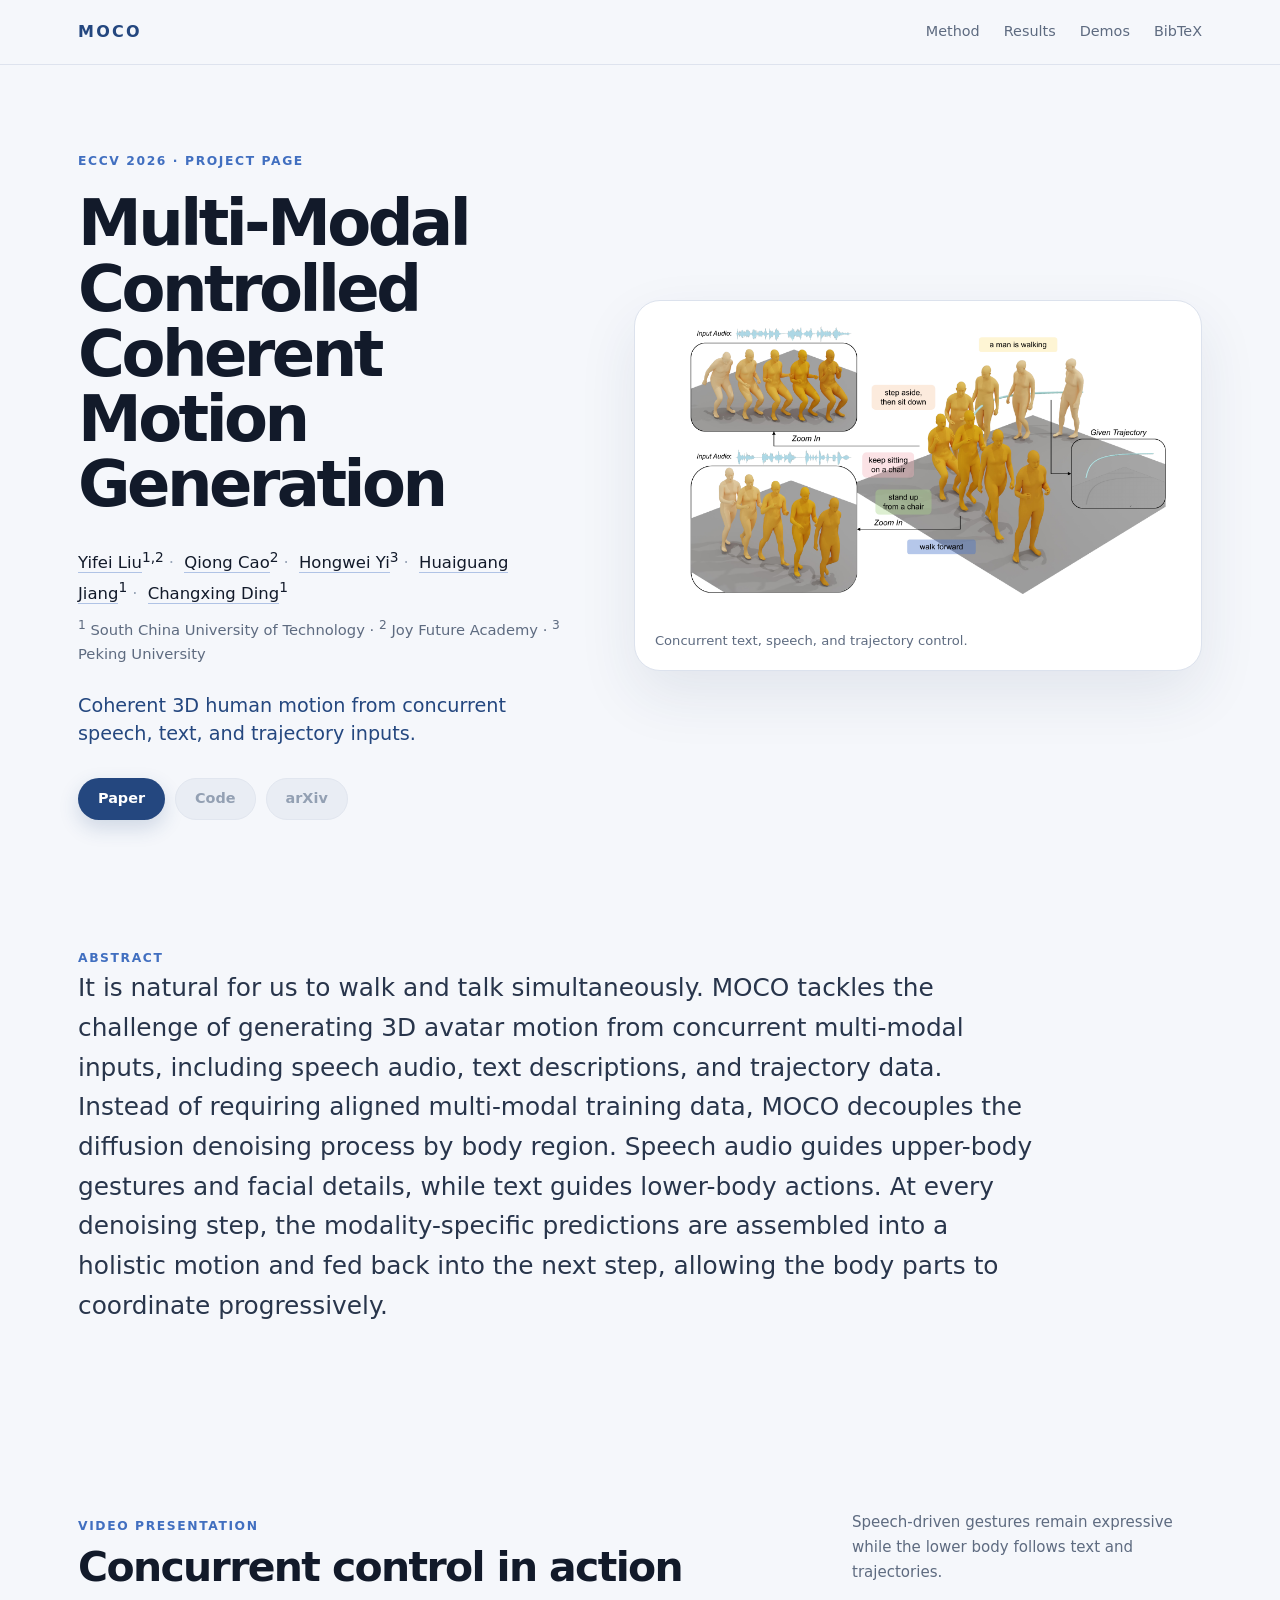
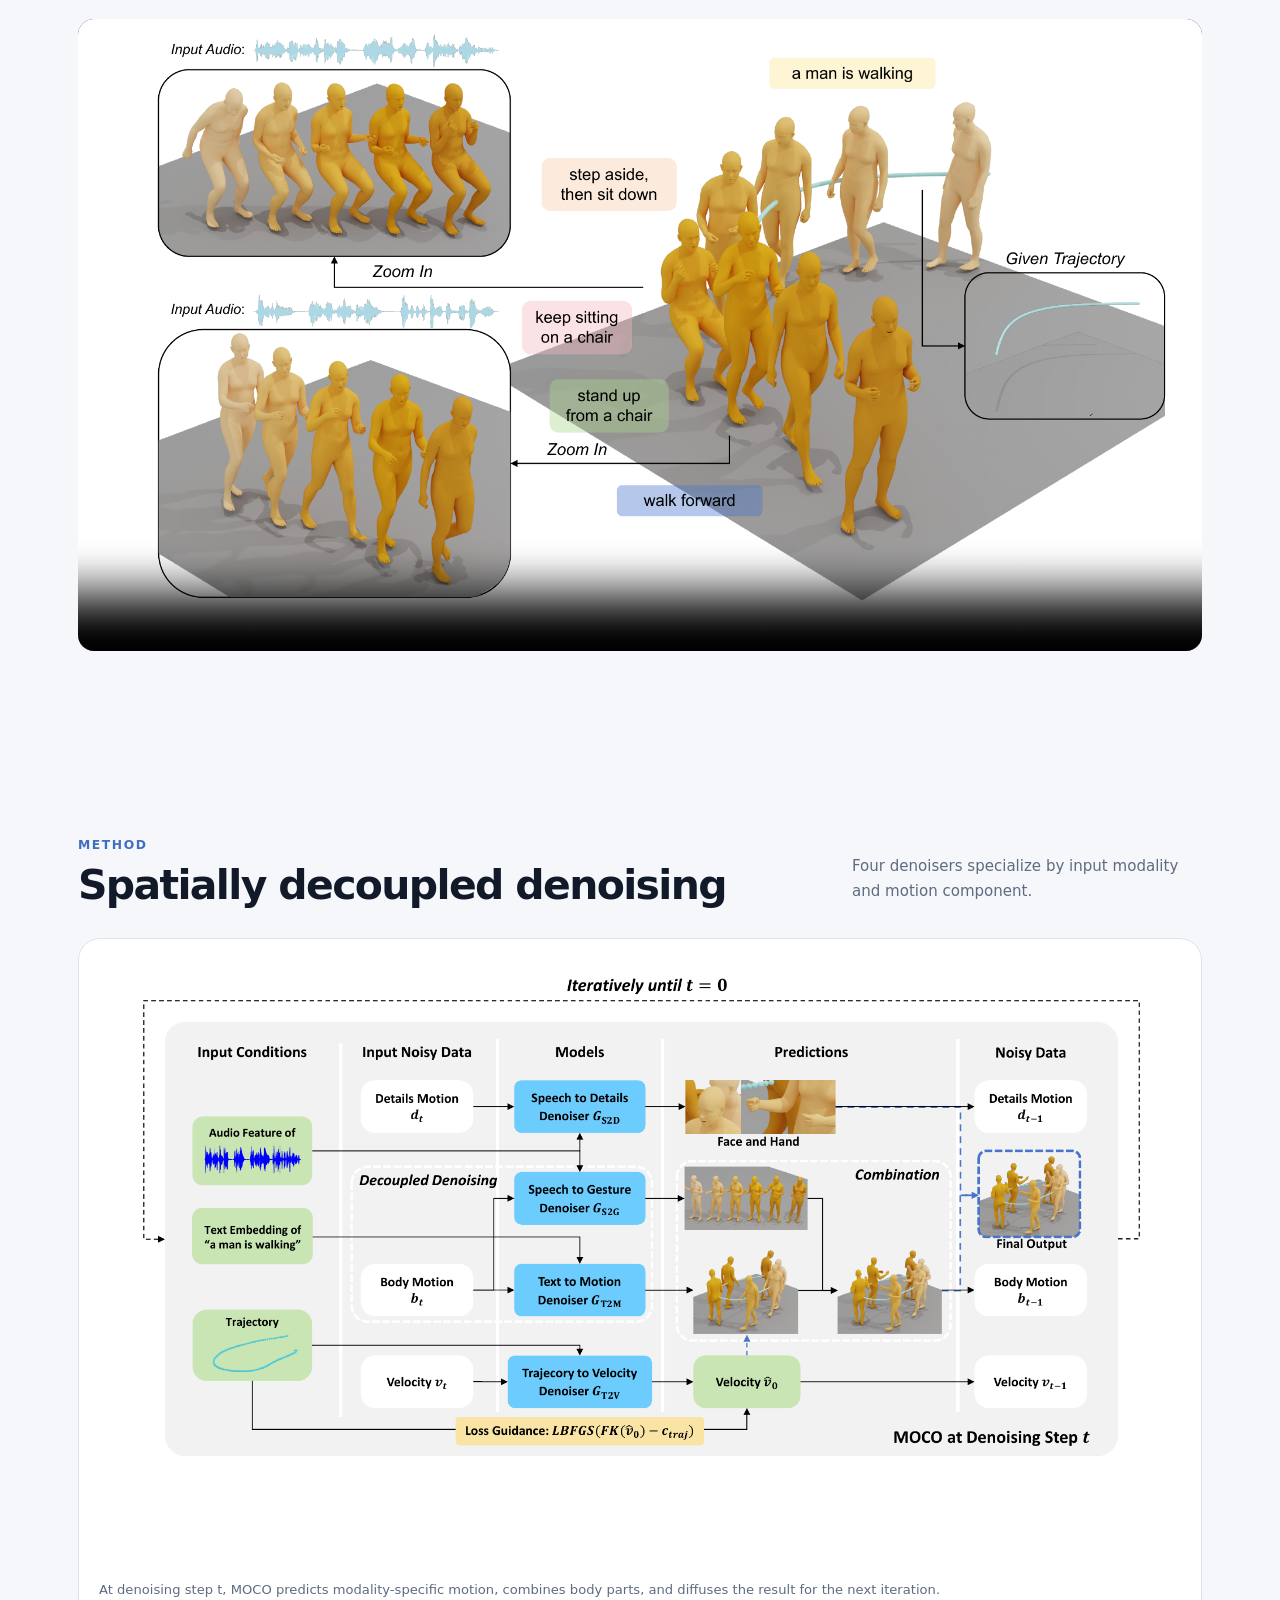
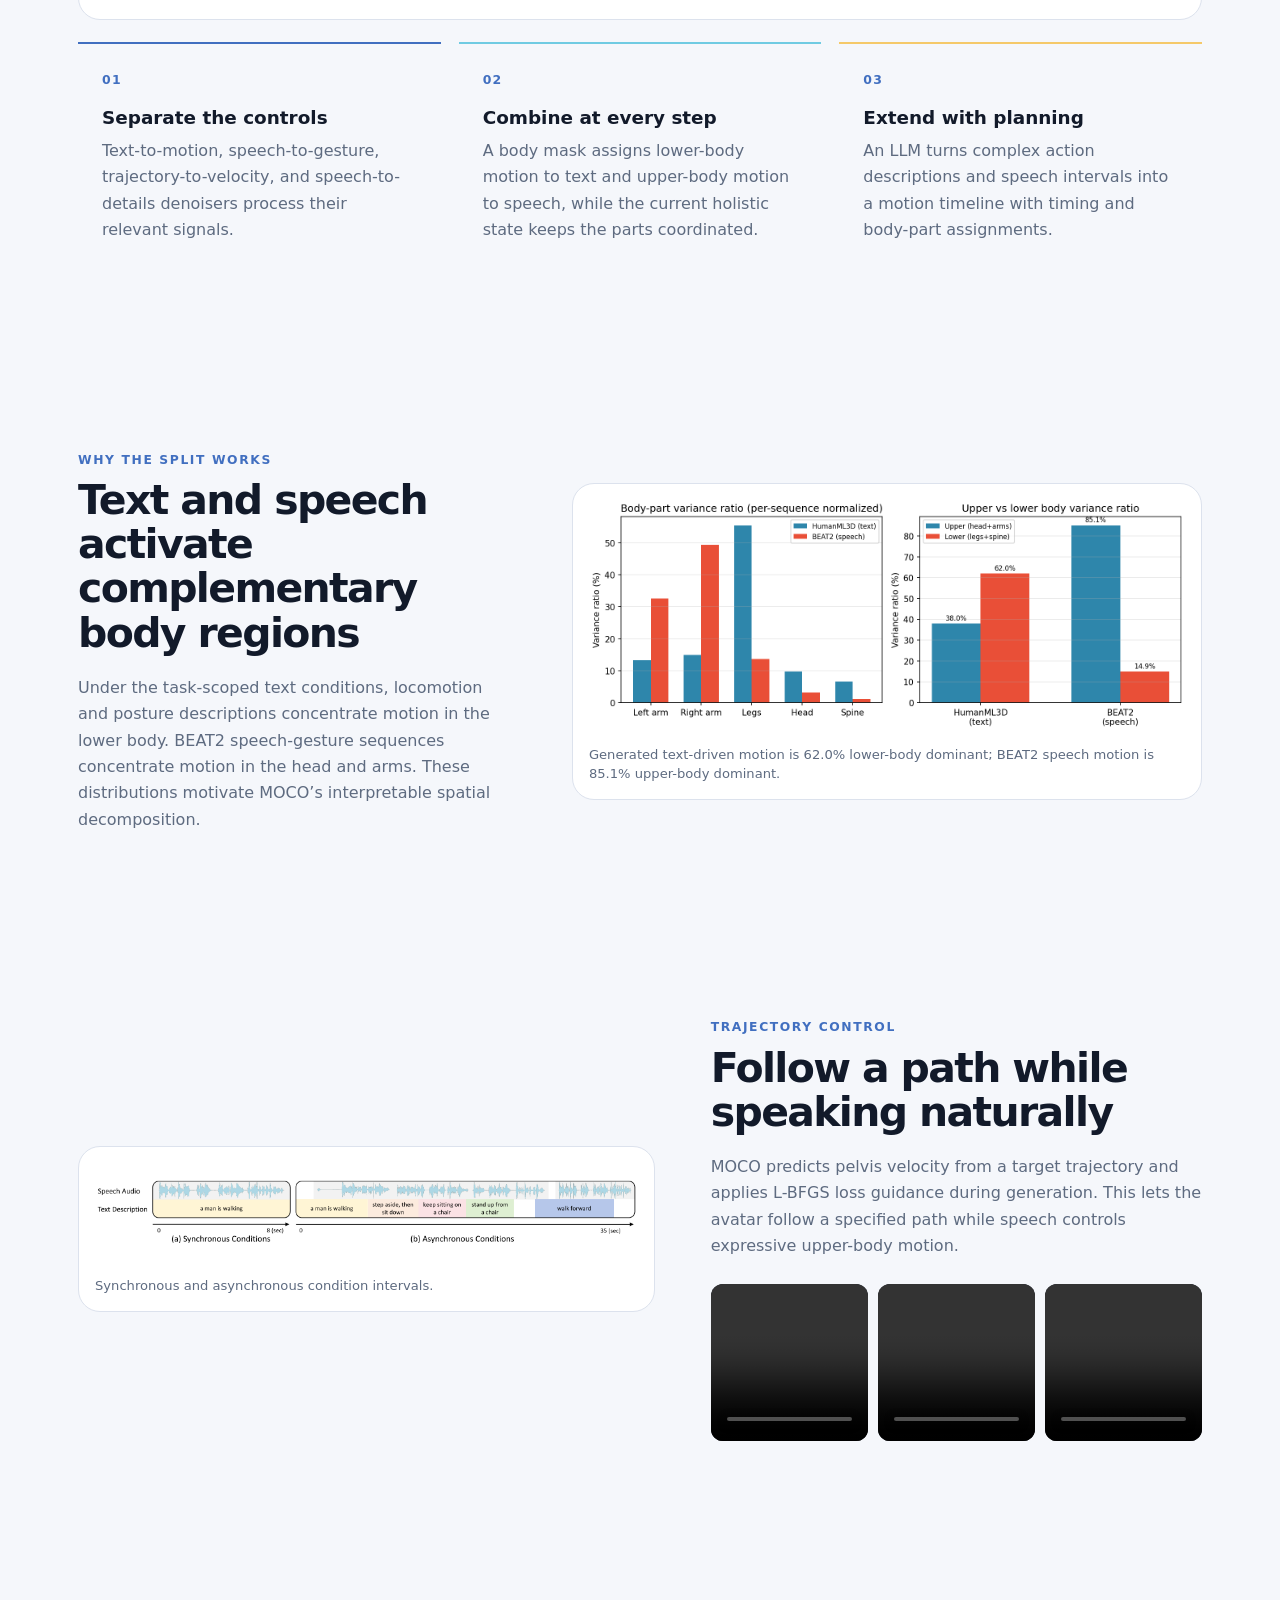
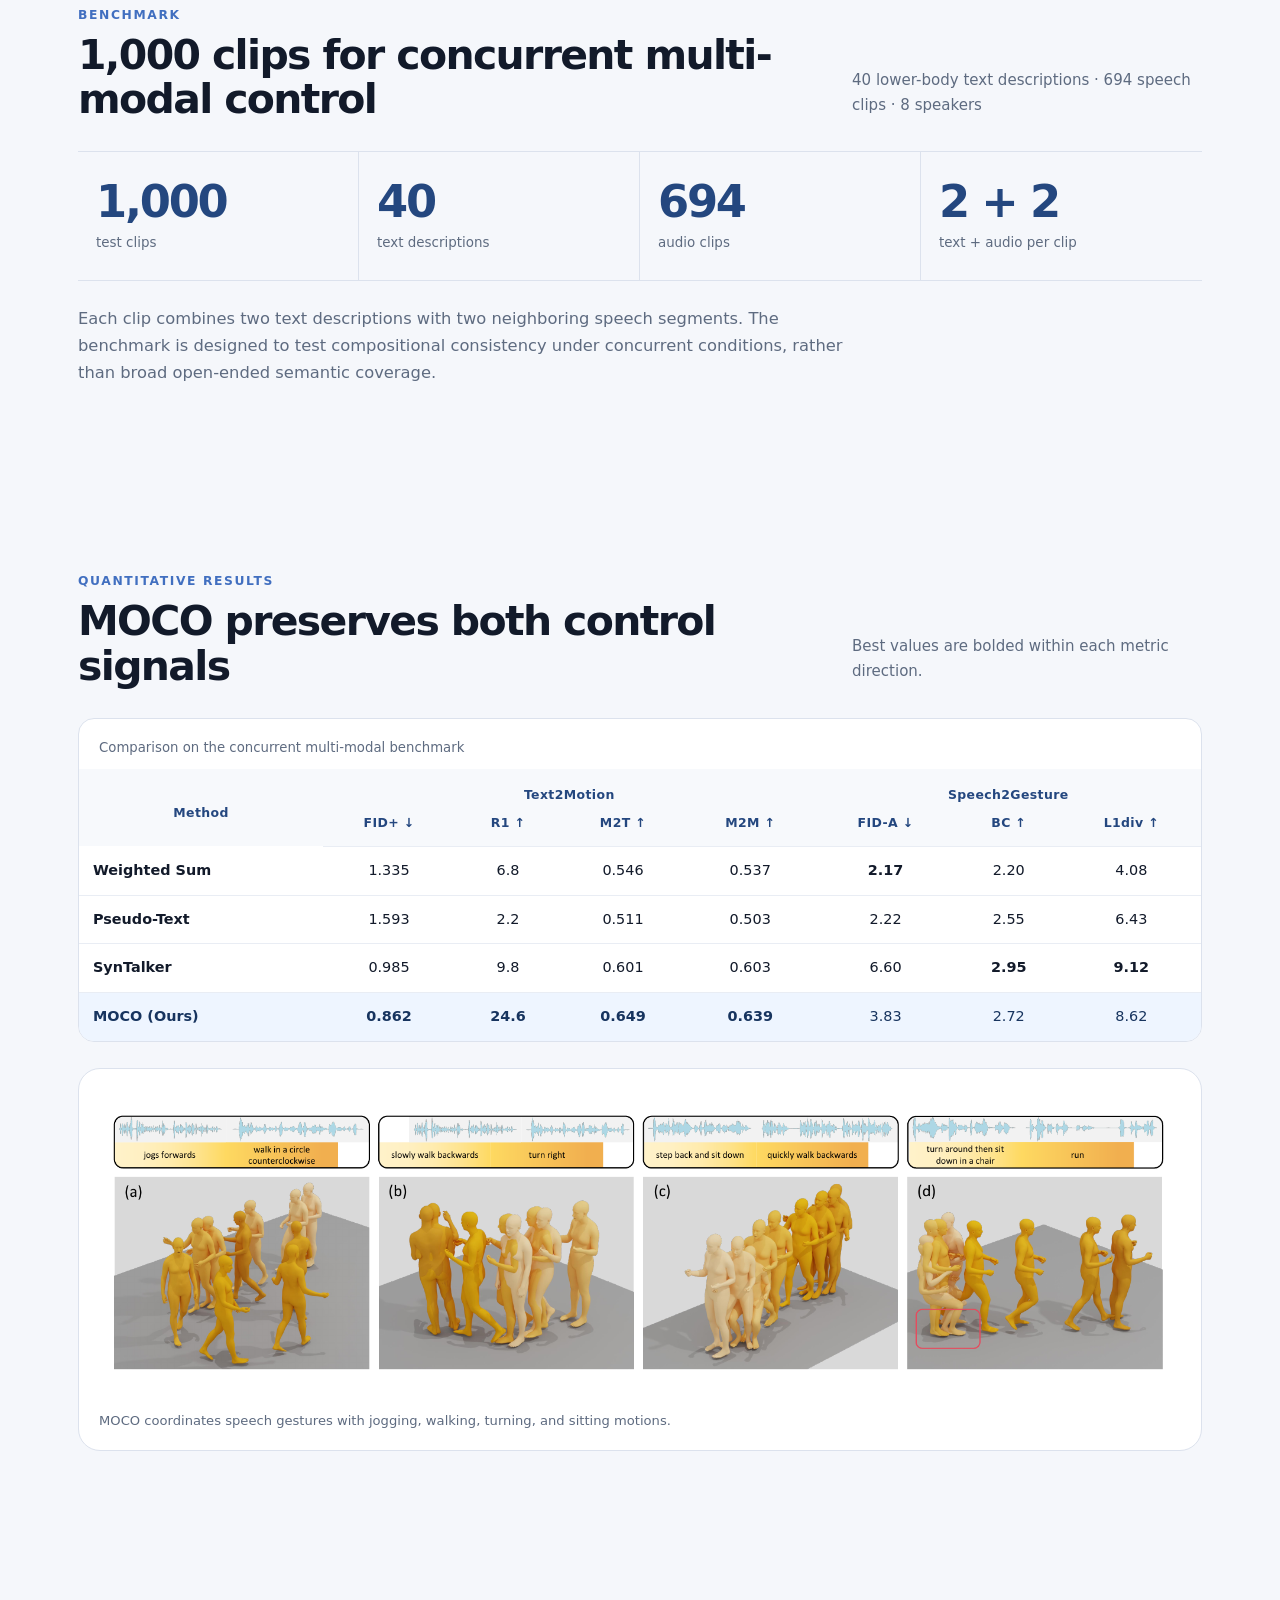
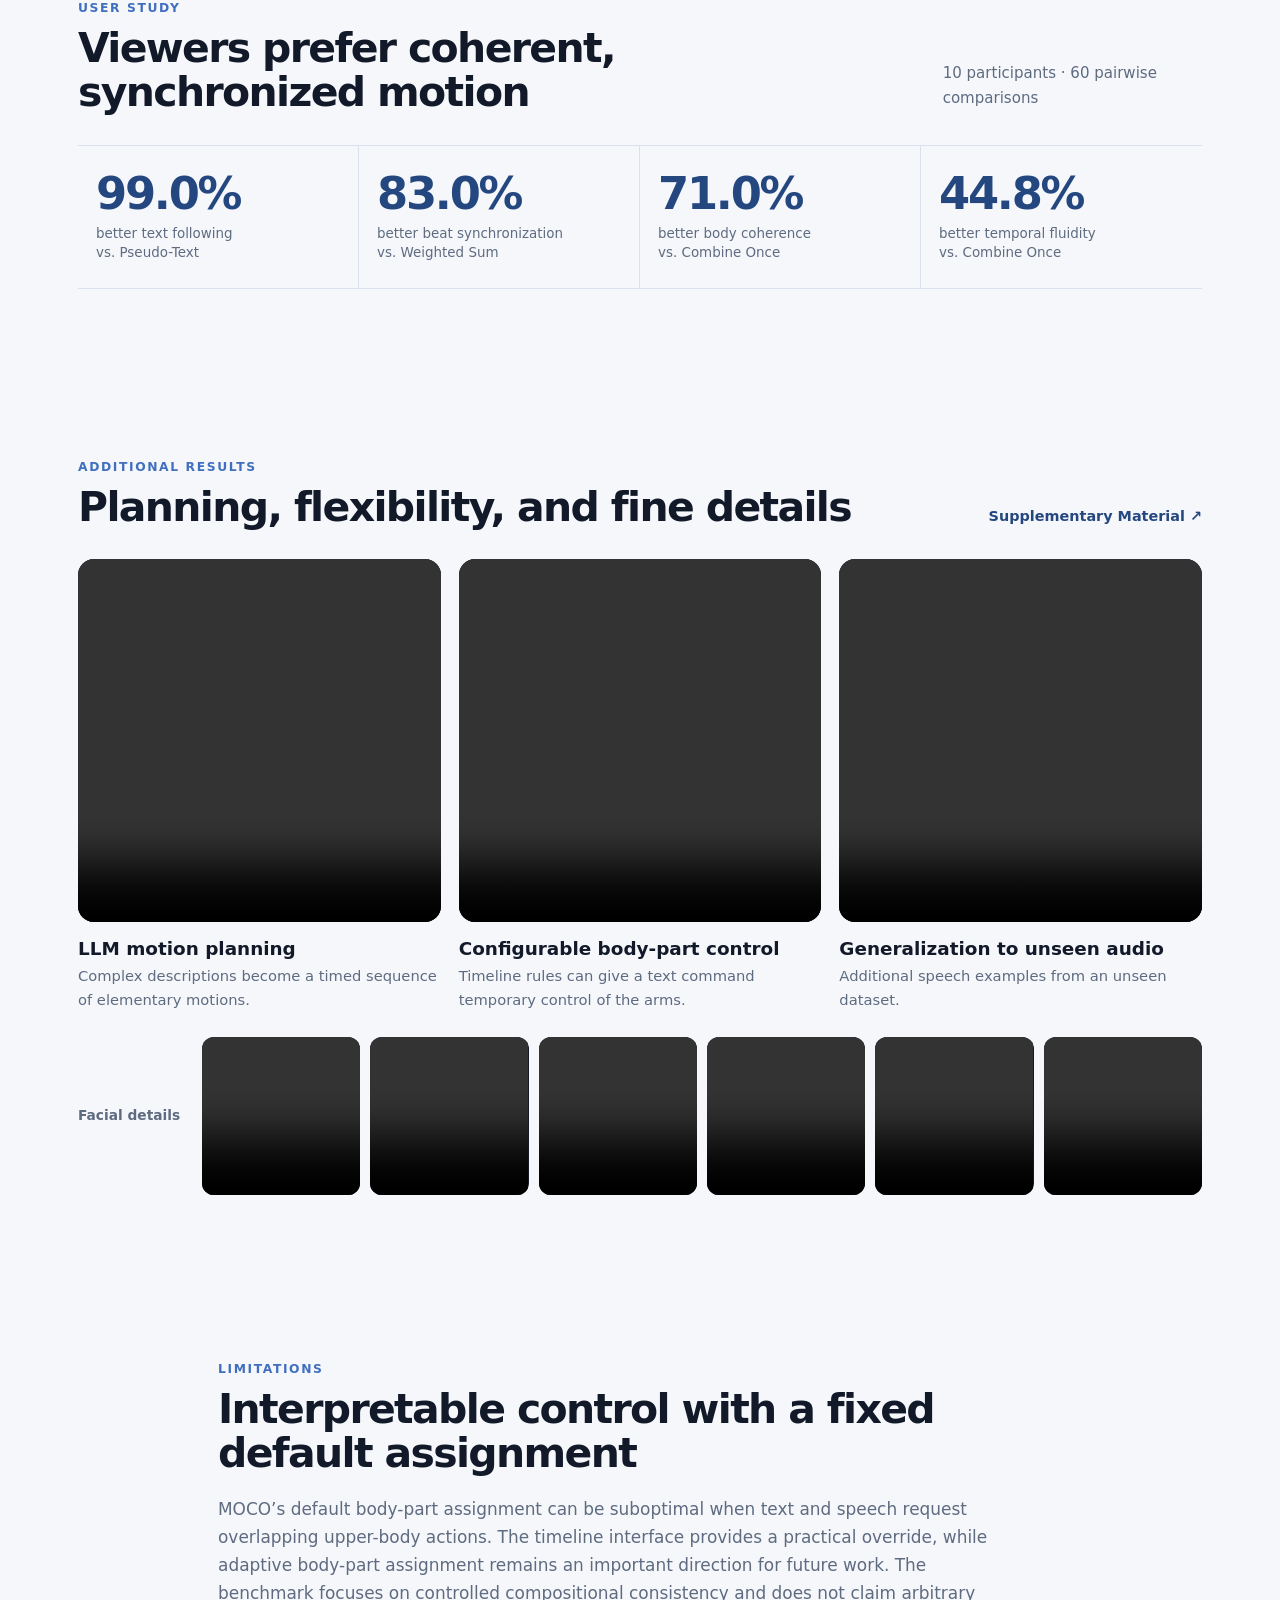
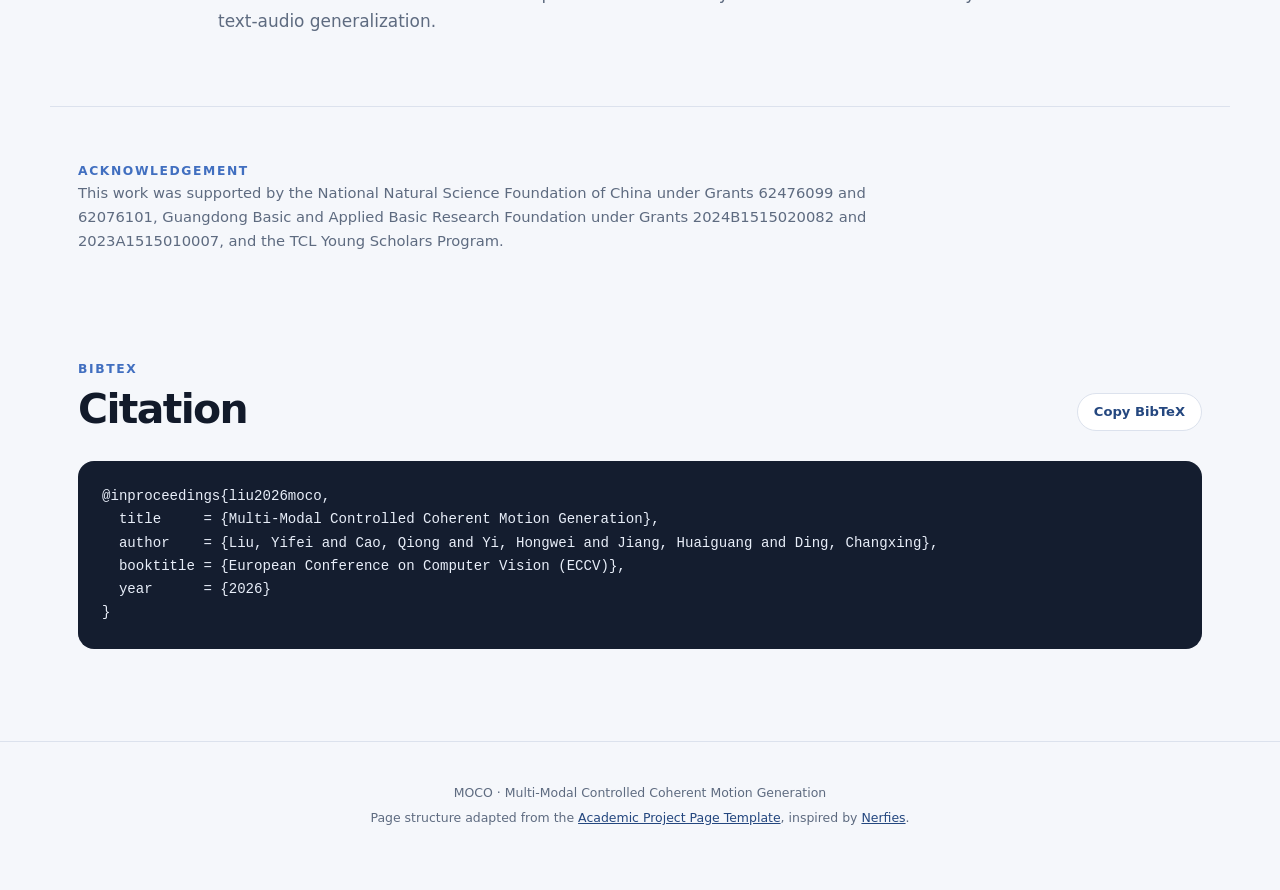
<file: MOCO/index.html>
<!doctype html>
<html lang="en">
  <head>
    <meta charset="UTF-8" />
    <meta name="viewport" content="width=device-width, initial-scale=1" />
    <meta name="theme-color" content="#f5f7fb" />
    <meta
      name="description"
      content="MOCO generates coherent 3D human motion from concurrent speech, text, and trajectory inputs."
    />
    <title>MOCO | Multi-Modal Controlled Coherent Motion Generation</title>
    <link rel="stylesheet" href="styles.css" />
  </head>
  <body>
    <header class="site-nav" aria-label="Primary navigation">
      <div class="nav-inner">
        <a class="brand" href="#top" aria-label="MOCO home">MOCO</a>
        <nav class="nav-links">
          <a href="#method">Method</a>
          <a href="#results">Results</a>
          <a href="#demos">Demos</a>
          <a href="#bibtex">BibTeX</a>
        </nav>
      </div>
    </header>

    <main id="top">
      <section class="hero section-shell">
        <div class="hero-copy">
          <p class="eyebrow">ECCV 2026 · Project Page</p>
          <h1>Multi-Modal Controlled Coherent Motion Generation</h1>
          <p class="authors">
            <a href="#authors">Yifei Liu</a><sup>1,2</sup><span>·</span>
            <a href="#authors">Qiong Cao</a><sup>2</sup><span>·</span>
            <a href="#authors">Hongwei Yi</a><sup>3</sup><span>·</span>
            <a href="#authors">Huaiguang Jiang</a><sup>1</sup><span>·</span>
            <a href="#authors">Changxing Ding</a><sup>1</sup>
          </p>
          <p class="affiliations" id="authors">
            <sup>1</sup> South China University of Technology ·
            <sup>2</sup> Joy Future Academy · <sup>3</sup> Peking University
          </p>
          <p class="hero-summary">
            Coherent 3D human motion from concurrent speech, text, and trajectory inputs.
          </p>
          <div class="hero-actions" aria-label="Project links">
            <a class="button button-primary" href="assets/docs/paper.pdf" target="_blank" rel="noreferrer">Paper</a>
            <span class="button button-muted" aria-disabled="true" title="Code link to be added">Code</span>
            <span class="button button-muted" aria-disabled="true" title="arXiv link to be added">arXiv</span>
          </div>
        </div>
        <figure class="hero-figure">
          <img src="assets/images/teaser.png" alt="MOCO generating a walking motion from speech, text, and a trajectory" />
          <figcaption>Concurrent text, speech, and trajectory control.</figcaption>
        </figure>
      </section>

      <section class="section-shell intro-section" id="abstract">
        <div class="section-kicker">Abstract</div>
        <p class="lead">
          It is natural for us to walk and talk simultaneously. MOCO tackles the challenge of
          generating 3D avatar motion from concurrent multi-modal inputs, including speech audio,
          text descriptions, and trajectory data. Instead of requiring aligned multi-modal training
          data, MOCO decouples the diffusion denoising process by body region. Speech audio guides
          upper-body gestures and facial details, while text guides lower-body actions. At every
          denoising step, the modality-specific predictions are assembled into a holistic motion
          and fed back into the next step, allowing the body parts to coordinate progressively.
        </p>
      </section>

      <section class="section-shell media-section" id="demos">
        <div class="section-heading">
          <div>
            <div class="section-kicker">Video Presentation</div>
            <h2>Concurrent control in action</h2>
          </div>
          <p class="section-note">Speech-driven gestures remain expressive while the lower body follows text and trajectories.</p>
        </div>
        <div class="video-frame video-frame-wide">
          <video controls playsinline preload="metadata" poster="assets/images/teaser.png">
            <source src="assets/videos/demo.mp4" type="video/mp4" />
            Your browser does not support the video tag.
          </video>
        </div>
      </section>

      <section class="section-shell" id="method">
        <div class="section-heading">
          <div>
            <div class="section-kicker">Method</div>
            <h2>Spatially decoupled denoising</h2>
          </div>
          <p class="section-note">Four denoisers specialize by input modality and motion component.</p>
        </div>
        <figure class="figure-card figure-card-large">
          <img src="assets/images/framework.png" alt="MOCO framework with speech, text, and trajectory denoisers" loading="lazy" />
          <figcaption>
            At denoising step <em>t</em>, MOCO predicts modality-specific motion, combines body parts,
            and diffuses the result for the next iteration.
          </figcaption>
        </figure>
        <div class="method-grid">
          <article>
            <span class="method-number">01</span>
            <h3>Separate the controls</h3>
            <p>Text-to-motion, speech-to-gesture, trajectory-to-velocity, and speech-to-details denoisers process their relevant signals.</p>
          </article>
          <article>
            <span class="method-number">02</span>
            <h3>Combine at every step</h3>
            <p>A body mask assigns lower-body motion to text and upper-body motion to speech, while the current holistic state keeps the parts coordinated.</p>
          </article>
          <article>
            <span class="method-number">03</span>
            <h3>Extend with planning</h3>
            <p>An LLM turns complex action descriptions and speech intervals into a motion timeline with timing and body-part assignments.</p>
          </article>
        </div>
      </section>

      <section class="section-shell split-section">
        <div class="split-copy">
          <div class="section-kicker">Why the split works</div>
          <h2>Text and speech activate complementary body regions</h2>
          <p>
            Under the task-scoped text conditions, locomotion and posture descriptions concentrate
            motion in the lower body. BEAT2 speech-gesture sequences concentrate motion in the head
            and arms. These distributions motivate MOCO’s interpretable spatial decomposition.
          </p>
        </div>
        <figure class="figure-card">
          <img src="assets/images/body-stats.png" alt="Body-part variance comparison between text-driven and speech-driven motion" loading="lazy" />
          <figcaption>Generated text-driven motion is 62.0% lower-body dominant; BEAT2 speech motion is 85.1% upper-body dominant.</figcaption>
        </figure>
      </section>

      <section class="section-shell split-section trajectory-section">
        <figure class="figure-card">
          <div class="image-crop condition-crop">
            <img src="assets/images/condition-example.png" alt="Synchronous and asynchronous multi-modal conditions" loading="lazy" />
          </div>
          <figcaption>Synchronous and asynchronous condition intervals.</figcaption>
        </figure>
        <div class="split-copy">
          <div class="section-kicker">Trajectory control</div>
          <h2>Follow a path while speaking naturally</h2>
          <p>
            MOCO predicts pelvis velocity from a target trajectory and applies L-BFGS loss guidance
            during generation. This lets the avatar follow a specified path while speech controls
            expressive upper-body motion.
          </p>
          <div class="mini-video-grid" aria-label="Trajectory control examples">
            <video controls playsinline preload="none"><source src="assets/videos/trajectory-1.mp4" type="video/mp4" /></video>
            <video controls playsinline preload="none"><source src="assets/videos/trajectory-2.mp4" type="video/mp4" /></video>
            <video controls playsinline preload="none"><source src="assets/videos/trajectory-3.mp4" type="video/mp4" /></video>
          </div>
        </div>
      </section>

      <section class="section-shell benchmark-section">
        <div class="section-heading">
          <div>
            <div class="section-kicker">Benchmark</div>
            <h2>1,000 clips for concurrent multi-modal control</h2>
          </div>
          <p class="section-note">40 lower-body text descriptions · 694 speech clips · 8 speakers</p>
        </div>
        <div class="benchmark-strip">
          <div><strong>1,000</strong><span>test clips</span></div>
          <div><strong>40</strong><span>text descriptions</span></div>
          <div><strong>694</strong><span>audio clips</span></div>
          <div><strong>2 + 2</strong><span>text + audio per clip</span></div>
        </div>
        <p class="benchmark-copy">
          Each clip combines two text descriptions with two neighboring speech segments. The
          benchmark is designed to test compositional consistency under concurrent conditions,
          rather than broad open-ended semantic coverage.
        </p>
      </section>

      <section class="section-shell" id="results">
        <div class="section-heading">
          <div>
            <div class="section-kicker">Quantitative results</div>
            <h2>MOCO preserves both control signals</h2>
          </div>
          <p class="section-note">Best values are bolded within each metric direction.</p>
        </div>
        <div class="table-wrap">
          <table>
            <caption>Comparison on the concurrent multi-modal benchmark</caption>
            <thead>
              <tr>
                <th rowspan="2">Method</th>
                <th colspan="4">Text2Motion</th>
                <th colspan="3">Speech2Gesture</th>
              </tr>
              <tr>
                <th>FID+ ↓</th><th>R1 ↑</th><th>M2T ↑</th><th>M2M ↑</th>
                <th>FID-A ↓</th><th>BC ↑</th><th>L1div ↑</th>
              </tr>
            </thead>
            <tbody>
              <tr><th>Weighted Sum</th><td>1.335</td><td>6.8</td><td>0.546</td><td>0.537</td><td><strong>2.17</strong></td><td>2.20</td><td>4.08</td></tr>
              <tr><th>Pseudo-Text</th><td>1.593</td><td>2.2</td><td>0.511</td><td>0.503</td><td>2.22</td><td>2.55</td><td>6.43</td></tr>
              <tr><th>SynTalker</th><td>0.985</td><td>9.8</td><td>0.601</td><td>0.603</td><td>6.60</td><td><strong>2.95</strong></td><td><strong>9.12</strong></td></tr>
              <tr class="ours"><th>MOCO (Ours)</th><td><strong>0.862</strong></td><td><strong>24.6</strong></td><td><strong>0.649</strong></td><td><strong>0.639</strong></td><td>3.83</td><td>2.72</td><td>8.62</td></tr>
            </tbody>
          </table>
        </div>
        <figure class="figure-card figure-card-large result-figure">
          <div class="image-crop qualitative-crop">
            <img src="assets/images/qualitative.png" alt="Qualitative samples generated by MOCO" loading="lazy" />
          </div>
          <figcaption>MOCO coordinates speech gestures with jogging, walking, turning, and sitting motions.</figcaption>
        </figure>
      </section>

      <section class="section-shell study-section">
        <div class="section-heading">
          <div>
            <div class="section-kicker">User study</div>
            <h2>Viewers prefer coherent, synchronized motion</h2>
          </div>
          <p class="section-note">10 participants · 60 pairwise comparisons</p>
        </div>
        <div class="preference-grid">
          <div><strong>99.0%</strong><span>better text following<br />vs. Pseudo-Text</span></div>
          <div><strong>83.0%</strong><span>better beat synchronization<br />vs. Weighted Sum</span></div>
          <div><strong>71.0%</strong><span>better body coherence<br />vs. Combine Once</span></div>
          <div><strong>44.8%</strong><span>better temporal fluidity<br />vs. Combine Once</span></div>
        </div>
      </section>

      <section class="section-shell gallery-section">
        <div class="section-heading">
          <div>
            <div class="section-kicker">Additional results</div>
            <h2>Planning, flexibility, and fine details</h2>
          </div>
          <a class="text-link" href="assets/docs/supplementary.pdf" target="_blank" rel="noreferrer">Supplementary Material ↗</a>
        </div>
        <div class="video-gallery">
          <article class="gallery-item gallery-item-wide">
            <div class="video-frame"><video controls playsinline preload="none"><source src="assets/videos/motion-planning.mp4" type="video/mp4" /></video></div>
            <h3>LLM motion planning</h3>
            <p>Complex descriptions become a timed sequence of elementary motions.</p>
          </article>
          <article class="gallery-item gallery-item-wide">
            <div class="video-frame"><video controls playsinline preload="none"><source src="assets/videos/flexibility.mp4" type="video/mp4" /></video></div>
            <h3>Configurable body-part control</h3>
            <p>Timeline rules can give a text command temporary control of the arms.</p>
          </article>
          <article class="gallery-item gallery-item-wide">
            <div class="video-frame"><video controls playsinline preload="none"><source src="assets/videos/generalization.mp4" type="video/mp4" /></video></div>
            <h3>Generalization to unseen audio</h3>
            <p>Additional speech examples from an unseen dataset.</p>
          </article>
        </div>
        <div class="facial-row" aria-label="Facial detail examples">
          <div class="facial-label">Facial details</div>
          <video controls playsinline preload="none"><source src="assets/videos/facial-video_1.mp4" type="video/mp4" /></video>
          <video controls playsinline preload="none"><source src="assets/videos/facial-video_2.mp4" type="video/mp4" /></video>
          <video controls playsinline preload="none"><source src="assets/videos/facial-video_3.mp4" type="video/mp4" /></video>
          <video controls playsinline preload="none"><source src="assets/videos/facial-video_4.mp4" type="video/mp4" /></video>
          <video controls playsinline preload="none"><source src="assets/videos/facial-video_5.mp4" type="video/mp4" /></video>
          <video controls playsinline preload="none"><source src="assets/videos/facial-video_6.mp4" type="video/mp4" /></video>
        </div>
      </section>

      <section class="section-shell limitations-section">
        <div class="section-kicker">Limitations</div>
        <h2>Interpretable control with a fixed default assignment</h2>
        <p>
          MOCO’s default body-part assignment can be suboptimal when text and speech request
          overlapping upper-body actions. The timeline interface provides a practical override, while
          adaptive body-part assignment remains an important direction for future work. The benchmark
          focuses on controlled compositional consistency and does not claim arbitrary text-audio
          generalization.
        </p>
      </section>

      <section class="section-shell ack-section">
        <div class="section-kicker">Acknowledgement</div>
        <p>
          This work was supported by the National Natural Science Foundation of China under Grants
          62476099 and 62076101, Guangdong Basic and Applied Basic Research Foundation under Grants
          2024B1515020082 and 2023A1515010007, and the TCL Young Scholars Program.
        </p>
      </section>

      <section class="section-shell bibtex-section" id="bibtex">
        <div class="section-heading">
          <div>
            <div class="section-kicker">BibTeX</div>
            <h2>Citation</h2>
          </div>
          <button class="copy-button" type="button" data-copy-target="bibtex-code">Copy BibTeX</button>
        </div>
        <pre id="bibtex-code"><code>@inproceedings{liu2026moco,
  title     = {Multi-Modal Controlled Coherent Motion Generation},
  author    = {Liu, Yifei and Cao, Qiong and Yi, Hongwei and Jiang, Huaiguang and Ding, Changxing},
  booktitle = {European Conference on Computer Vision (ECCV)},
  year      = {2026}
}</code></pre>
      </section>
    </main>

    <footer class="site-footer">
      <p>MOCO · Multi-Modal Controlled Coherent Motion Generation</p>
      <p>Page structure adapted from the <a href="https://github.com/eliahuhorwitz/Academic-project-page-template" target="_blank" rel="noreferrer">Academic Project Page Template</a>, inspired by <a href="https://nerfies.github.io/" target="_blank" rel="noreferrer">Nerfies</a>.</p>
    </footer>
    <script src="script.js"></script>
  </body>
</html>
</file>
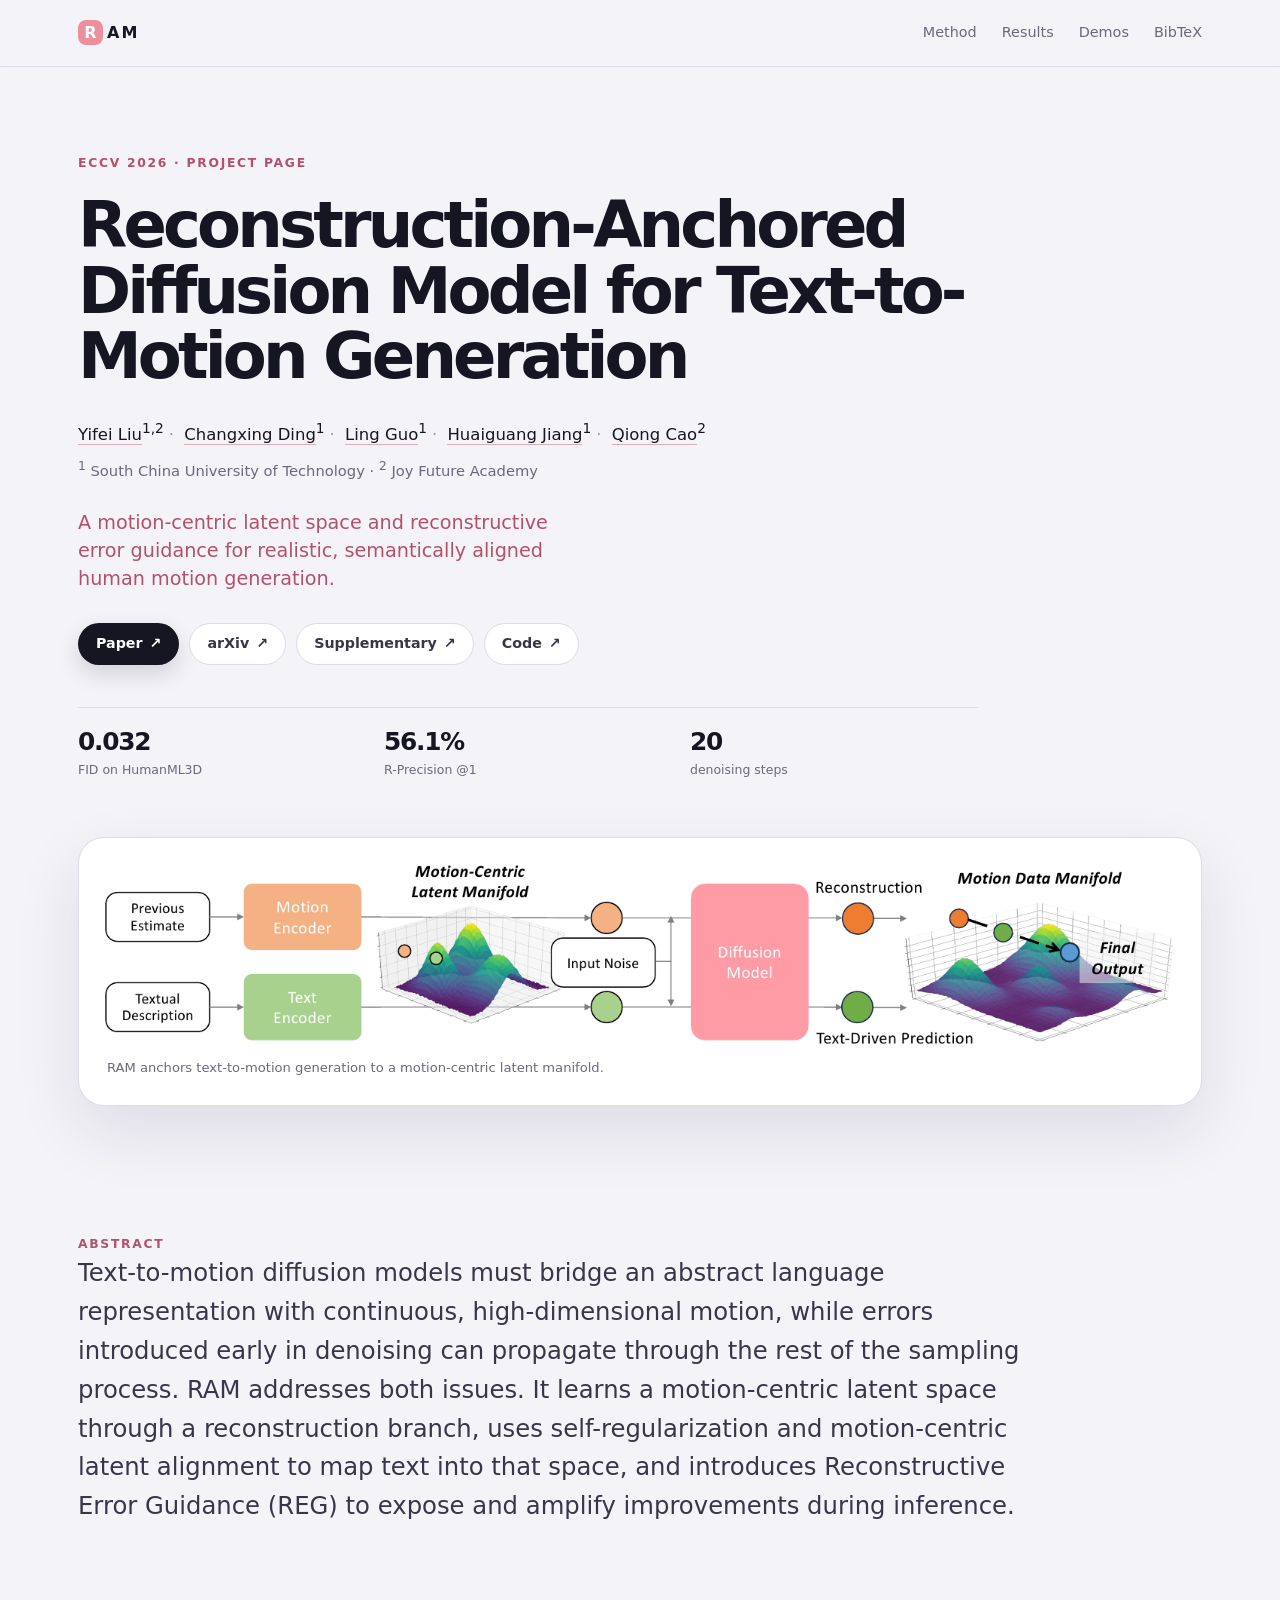
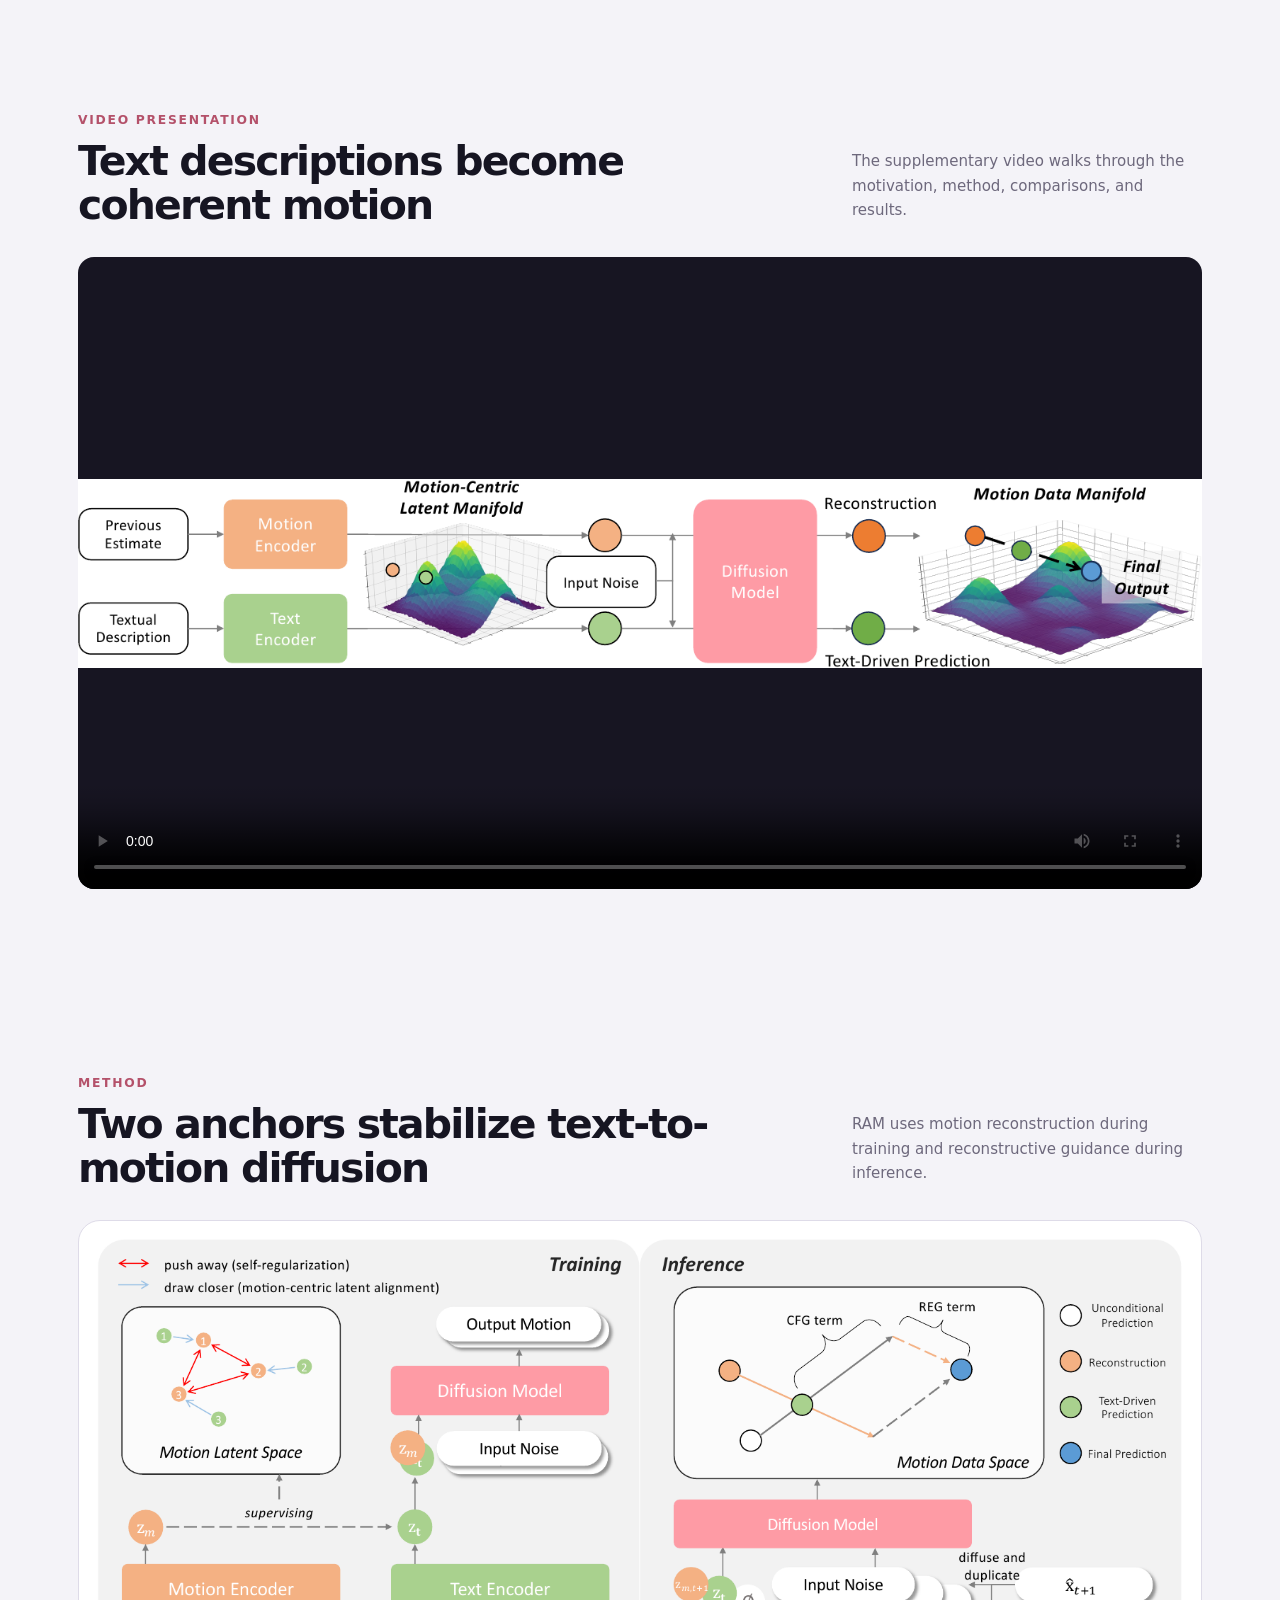
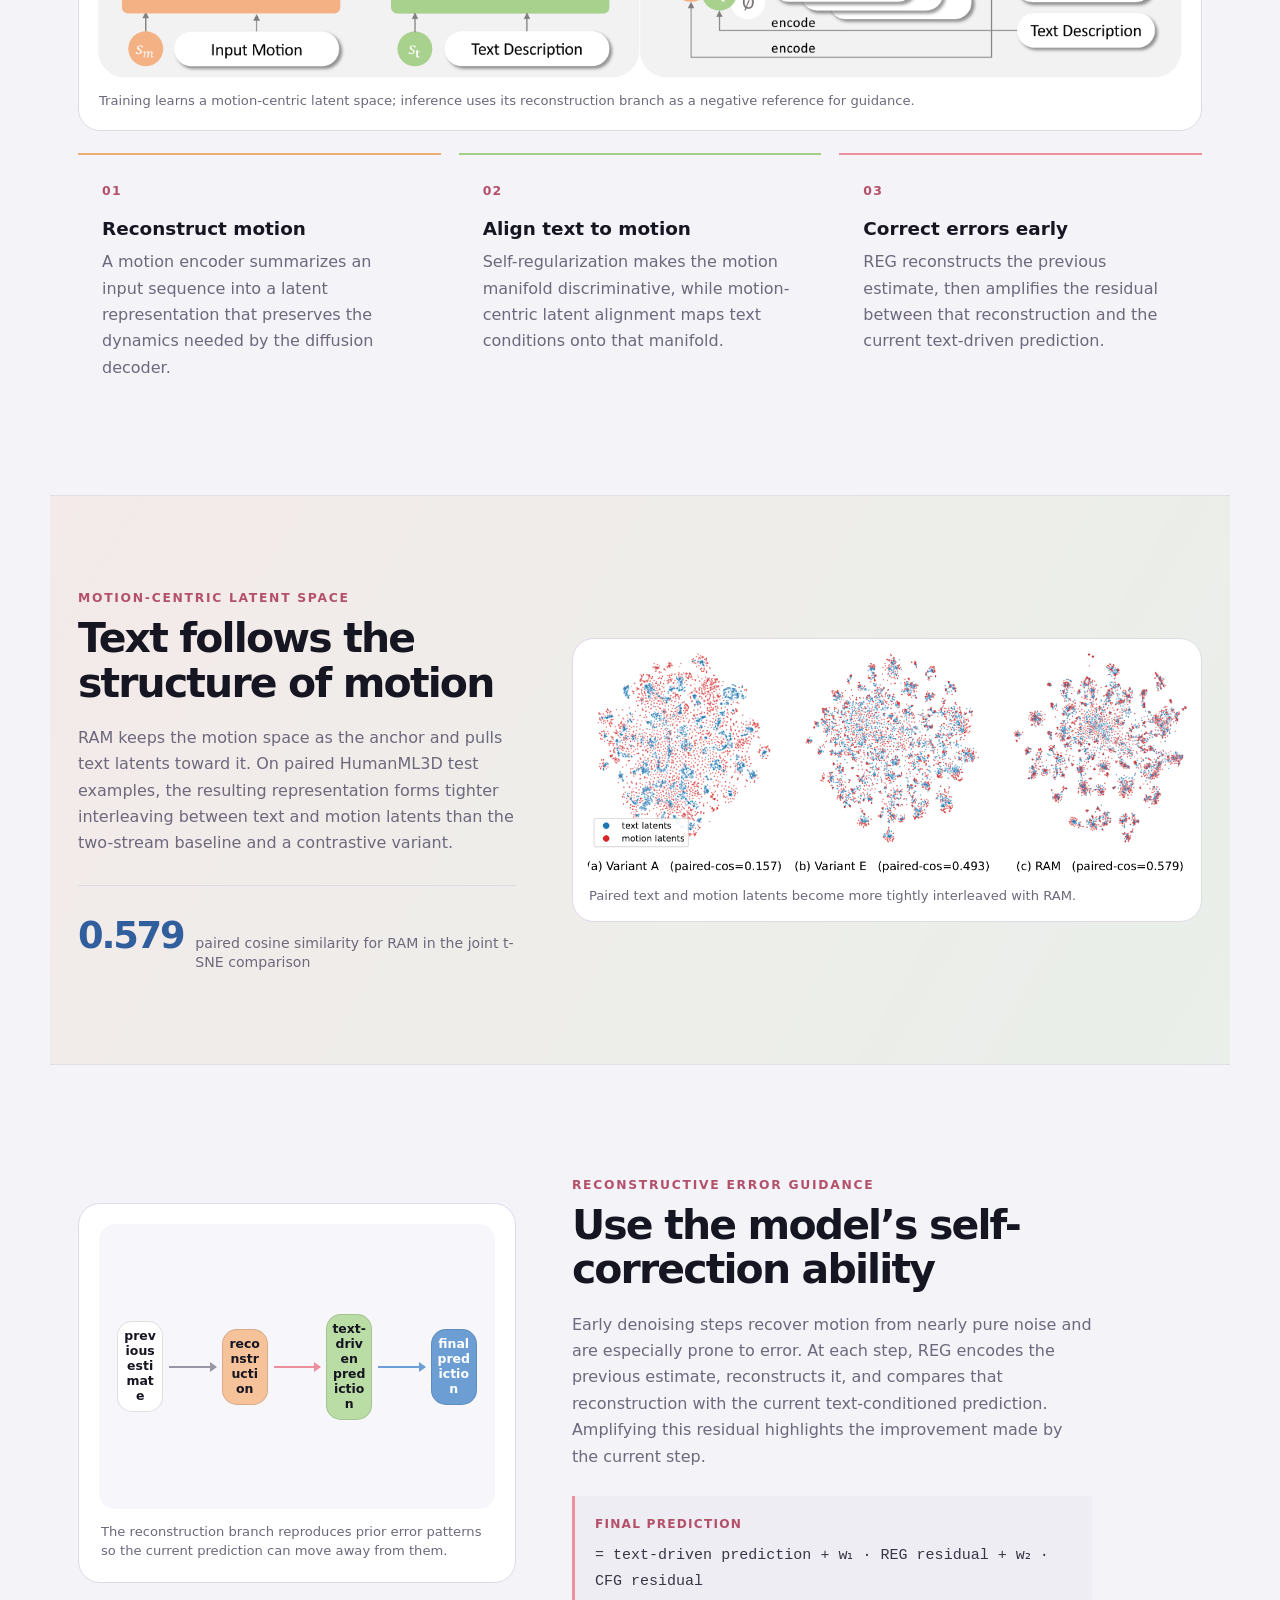
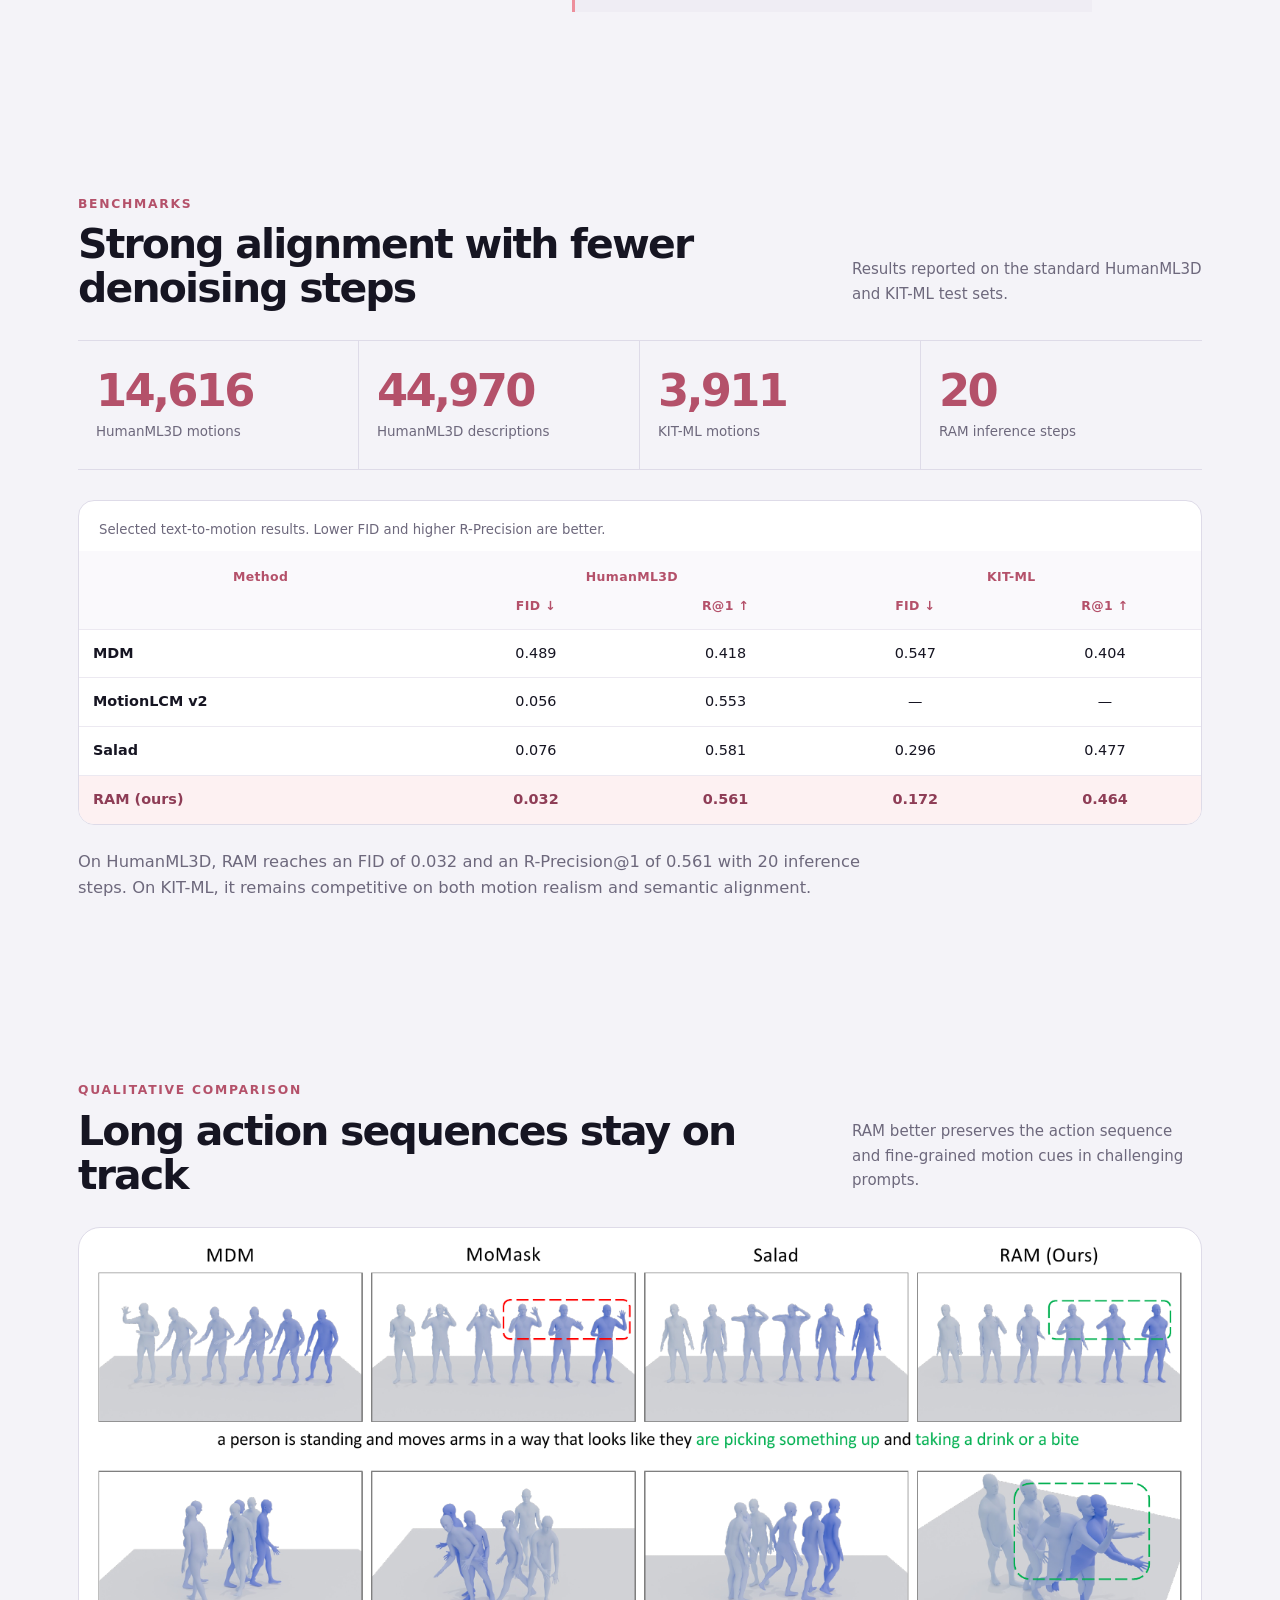
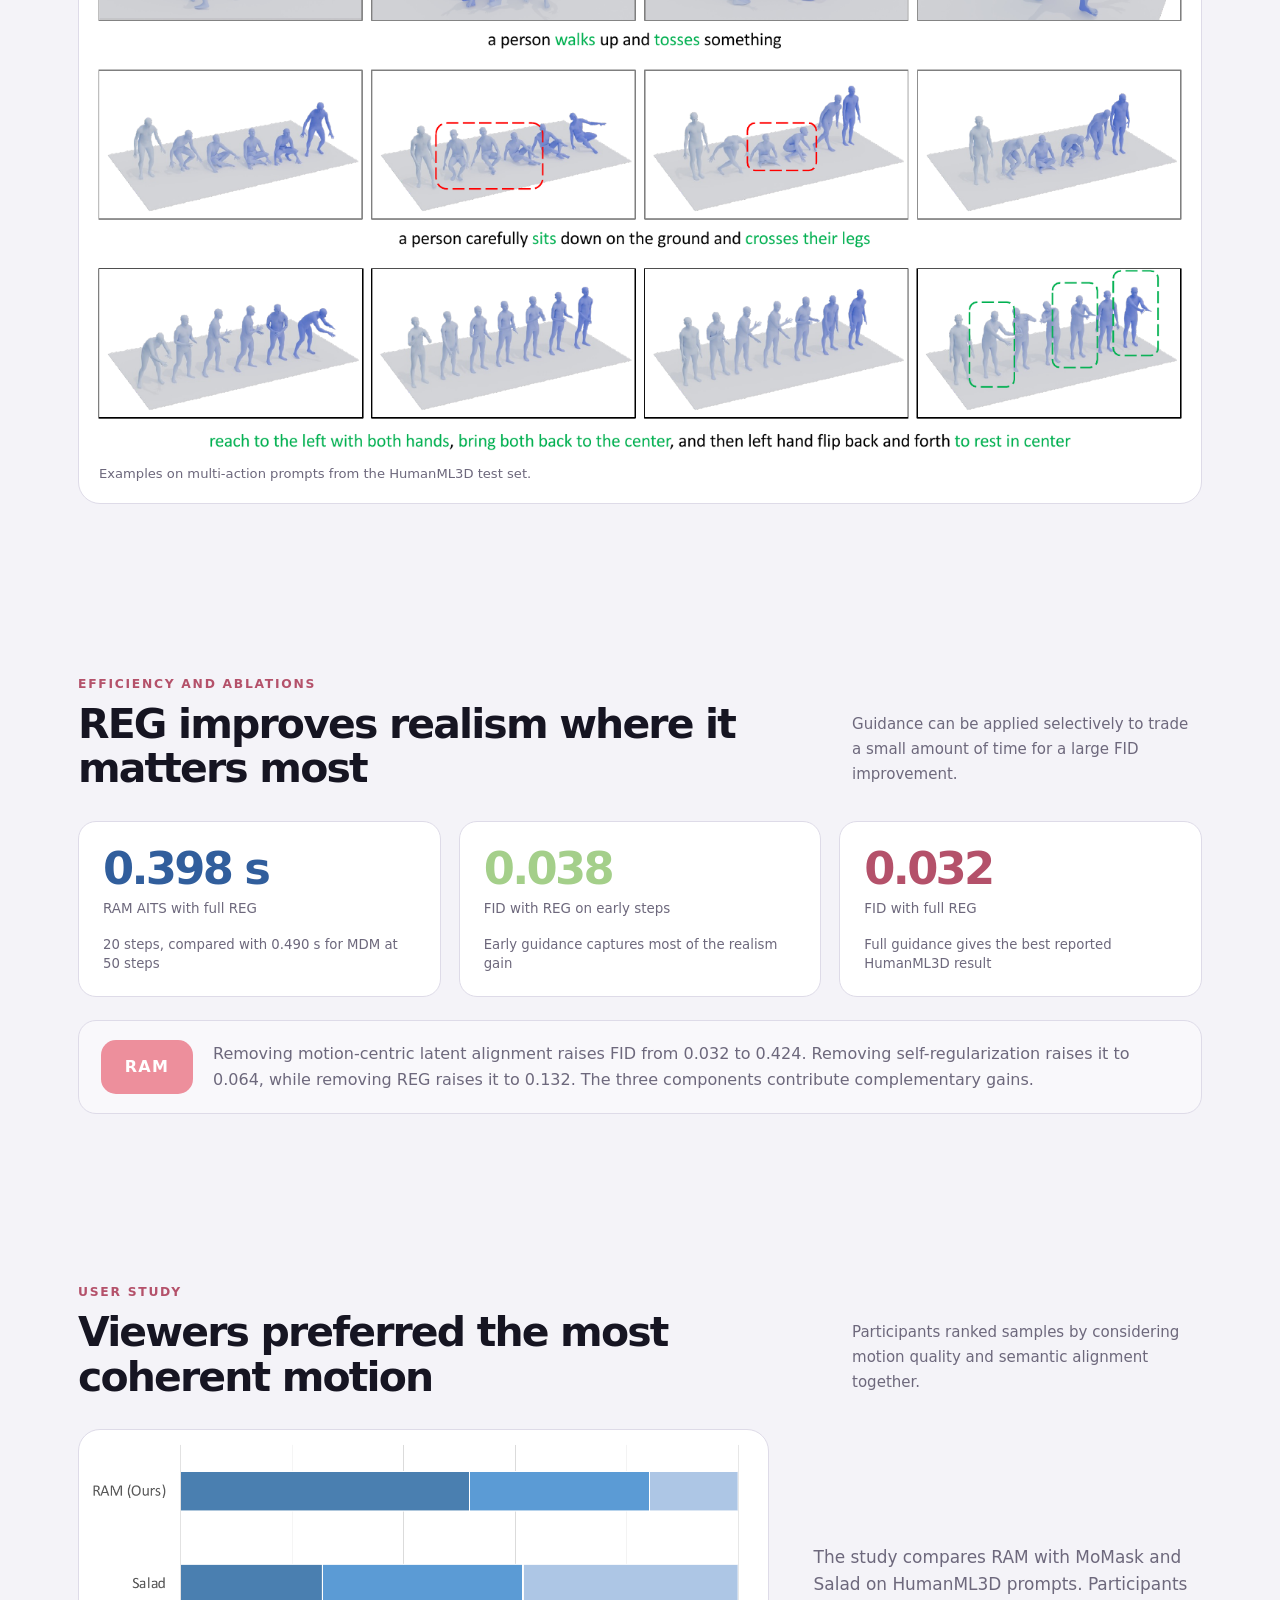
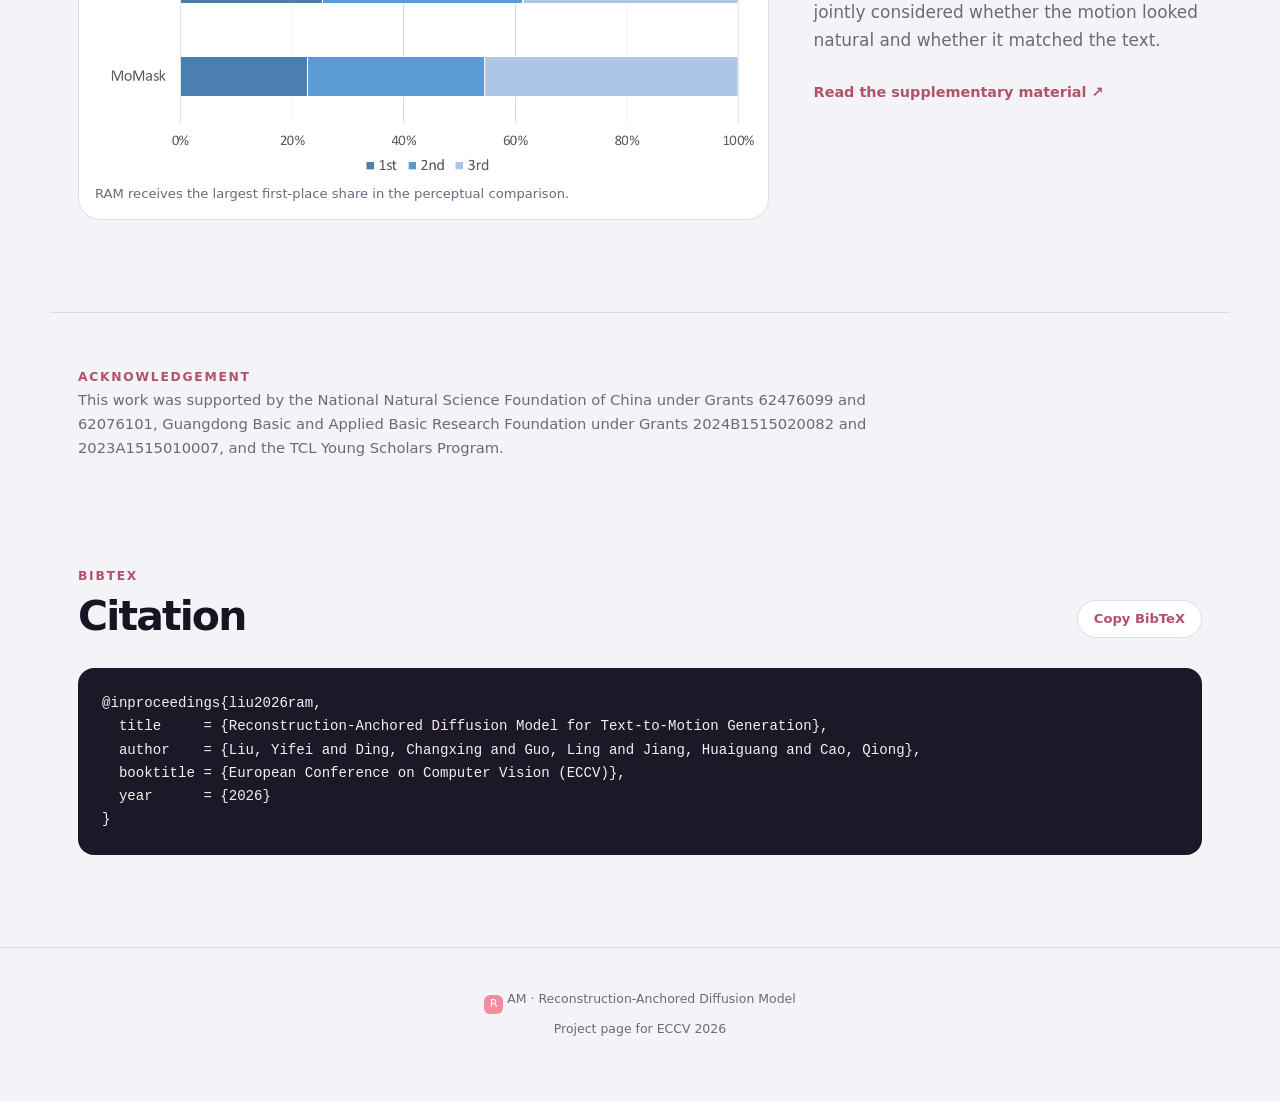
<file: RAM/index.html>
<!doctype html>
<html lang="en">
  <head>
    <meta charset="UTF-8" />
    <meta name="viewport" content="width=device-width, initial-scale=1" />
    <meta name="theme-color" content="#f4f3f8" />
    <meta
      name="description"
      content="RAM is a reconstruction-anchored diffusion model for text-to-motion generation."
    />
    <link rel="canonical" href="https://feifeifeiliu.github.io/RAM/" />
    <title>RAM | Reconstruction-Anchored Diffusion Model</title>
    <link rel="stylesheet" href="styles.css" />
  </head>
  <body>
    <header class="site-nav" aria-label="Primary navigation">
      <div class="nav-inner">
        <a class="brand" href="#top" aria-label="RAM home"><span>R</span>AM</a>
        <nav class="nav-links">
          <a href="#method">Method</a>
          <a href="#results">Results</a>
          <a href="#demos">Demos</a>
          <a href="#bibtex">BibTeX</a>
        </nav>
      </div>
    </header>

    <main id="top">
      <section class="hero section-shell">
        <div class="hero-copy">
          <p class="eyebrow">ECCV 2026 · Project Page</p>
          <h1>Reconstruction-Anchored Diffusion Model for Text-to-Motion Generation</h1>
          <p class="authors">
            <a href="#authors">Yifei Liu</a><sup>1,2</sup><span>·</span>
            <a href="#authors">Changxing Ding</a><sup>1</sup><span>·</span>
            <a href="#authors">Ling Guo</a><sup>1</sup><span>·</span>
            <a href="#authors">Huaiguang Jiang</a><sup>1</sup><span>·</span>
            <a href="#authors">Qiong Cao</a><sup>2</sup>
          </p>
          <p class="affiliations" id="authors">
            <sup>1</sup> South China University of Technology · <sup>2</sup> Joy Future Academy
          </p>
          <p class="hero-summary">
            A motion-centric latent space and reconstructive error guidance for realistic,
            semantically aligned human motion generation.
          </p>
          <div class="hero-actions" aria-label="Project links">
            <a class="button button-primary" href="https://feifeifeiliu.github.io/RAM/assets/docs/paper.pdf" target="_blank" rel="noreferrer">Paper <span>↗</span></a>
            <a class="button button-secondary" href="https://arxiv.org/pdf/2601.14788" target="_blank" rel="noreferrer">arXiv <span>↗</span></a>
            <a class="button button-secondary" href="https://feifeifeiliu.github.io/RAM/assets/docs/supplementary.pdf" target="_blank" rel="noreferrer">Supplementary <span>↗</span></a>
            <a class="button button-secondary" href="https://github.com/feifeifeiliu/RAM" target="_blank" rel="noreferrer">Code <span>↗</span></a>
          </div>
          <div class="hero-facts" aria-label="Headline results">
            <div><strong>0.032</strong><span>FID on HumanML3D</span></div>
            <div><strong>56.1%</strong><span>R-Precision @1</span></div>
            <div><strong>20</strong><span>denoising steps</span></div>
          </div>
        </div>
        <figure class="hero-figure">
          <img src="assets/images/teaser.png" alt="RAM uses motion and text encoders to guide a diffusion model toward a final motion output" />
          <figcaption>RAM anchors text-to-motion generation to a motion-centric latent manifold.</figcaption>
        </figure>
      </section>

      <section class="section-shell intro-section" id="abstract">
        <div class="section-kicker">Abstract</div>
        <p class="lead">
          Text-to-motion diffusion models must bridge an abstract language representation with
          continuous, high-dimensional motion, while errors introduced early in denoising can
          propagate through the rest of the sampling process. RAM addresses both issues. It learns
          a motion-centric latent space through a reconstruction branch, uses self-regularization
          and motion-centric latent alignment to map text into that space, and introduces
          Reconstructive Error Guidance (REG) to expose and amplify improvements during inference.
        </p>
      </section>

      <section class="section-shell media-section" id="demos">
        <div class="section-heading">
          <div>
            <div class="section-kicker">Video Presentation</div>
            <h2>Text descriptions become coherent motion</h2>
          </div>
          <p class="section-note">The supplementary video walks through the motivation, method, comparisons, and results.</p>
        </div>
        <div class="video-frame video-frame-wide">
          <video controls playsinline preload="metadata" poster="assets/images/teaser.png">
            <source src="assets/videos/demo.mp4" type="video/mp4" />
            Your browser does not support the video tag.
          </video>
        </div>
      </section>

      <section class="section-shell" id="method">
        <div class="section-heading">
          <div>
            <div class="section-kicker">Method</div>
            <h2>Two anchors stabilize text-to-motion diffusion</h2>
          </div>
          <p class="section-note">RAM uses motion reconstruction during training and reconstructive guidance during inference.</p>
        </div>
        <figure class="figure-card figure-card-large">
          <img src="assets/images/framework.png" alt="RAM training and inference framework with motion-centric latent alignment and REG" loading="lazy" />
          <figcaption>Training learns a motion-centric latent space; inference uses its reconstruction branch as a negative reference for guidance.</figcaption>
        </figure>
        <div class="method-grid">
          <article>
            <span class="method-number">01</span>
            <h3>Reconstruct motion</h3>
            <p>A motion encoder summarizes an input sequence into a latent representation that preserves the dynamics needed by the diffusion decoder.</p>
          </article>
          <article>
            <span class="method-number">02</span>
            <h3>Align text to motion</h3>
            <p>Self-regularization makes the motion manifold discriminative, while motion-centric latent alignment maps text conditions onto that manifold.</p>
          </article>
          <article>
            <span class="method-number">03</span>
            <h3>Correct errors early</h3>
            <p>REG reconstructs the previous estimate, then amplifies the residual between that reconstruction and the current text-driven prediction.</p>
          </article>
        </div>
      </section>

      <section class="section-shell split-section accent-section">
        <div class="split-copy">
          <div class="section-kicker">Motion-centric latent space</div>
          <h2>Text follows the structure of motion</h2>
          <p>
            RAM keeps the motion space as the anchor and pulls text latents toward it. On paired
            HumanML3D test examples, the resulting representation forms tighter interleaving
            between text and motion latents than the two-stream baseline and a contrastive variant.
          </p>
          <div class="metric-callout"><strong>0.579</strong><span>paired cosine similarity for RAM in the joint t-SNE comparison</span></div>
        </div>
        <figure class="figure-card">
          <img src="assets/images/tsne.png" alt="Joint t-SNE comparison of paired text and motion latents for three variants" loading="lazy" />
          <figcaption>Paired text and motion latents become more tightly interleaved with RAM.</figcaption>
        </figure>
      </section>

      <section class="section-shell split-section reg-section">
        <figure class="figure-card reg-card">
          <div class="reg-visual" aria-label="REG residual guidance diagram">
            <div class="reg-node node-white">previous<br />estimate</div>
            <div class="reg-line line-gray"></div>
            <div class="reg-node node-orange">reconstruction</div>
            <div class="reg-line line-coral"></div>
            <div class="reg-node node-green">text-driven<br />prediction</div>
            <div class="reg-line line-blue"></div>
            <div class="reg-node node-blue">final<br />prediction</div>
          </div>
          <figcaption>The reconstruction branch reproduces prior error patterns so the current prediction can move away from them.</figcaption>
        </figure>
        <div class="split-copy">
          <div class="section-kicker">Reconstructive Error Guidance</div>
          <h2>Use the model’s self-correction ability</h2>
          <p>
            Early denoising steps recover motion from nearly pure noise and are especially prone to
            error. At each step, REG encodes the previous estimate, reconstructs it, and compares
            that reconstruction with the current text-conditioned prediction. Amplifying this
            residual highlights the improvement made by the current step.
          </p>
          <div class="formula-box">
            <span>final prediction</span>
            <code>= text-driven prediction + w₁ · REG residual + w₂ · CFG residual</code>
          </div>
        </div>
      </section>

      <section class="section-shell benchmark-section" id="results">
        <div class="section-heading">
          <div>
            <div class="section-kicker">Benchmarks</div>
            <h2>Strong alignment with fewer denoising steps</h2>
          </div>
          <p class="section-note">Results reported on the standard HumanML3D and KIT-ML test sets.</p>
        </div>
        <div class="benchmark-strip">
          <div><strong>14,616</strong><span>HumanML3D motions</span></div>
          <div><strong>44,970</strong><span>HumanML3D descriptions</span></div>
          <div><strong>3,911</strong><span>KIT-ML motions</span></div>
          <div><strong>20</strong><span>RAM inference steps</span></div>
        </div>
        <div class="table-wrap">
          <table>
            <caption>Selected text-to-motion results. Lower FID and higher R-Precision are better.</caption>
            <thead>
              <tr><th>Method</th><th colspan="2">HumanML3D</th><th colspan="2">KIT-ML</th></tr>
              <tr><th></th><th>FID ↓</th><th>R@1 ↑</th><th>FID ↓</th><th>R@1 ↑</th></tr>
            </thead>
            <tbody>
              <tr><th>MDM</th><td>0.489</td><td>0.418</td><td>0.547</td><td>0.404</td></tr>
              <tr><th>MotionLCM v2</th><td>0.056</td><td>0.553</td><td>—</td><td>—</td></tr>
              <tr><th>Salad</th><td>0.076</td><td>0.581</td><td>0.296</td><td>0.477</td></tr>
              <tr class="ours"><th>RAM (ours)</th><td><strong>0.032</strong></td><td><strong>0.561</strong></td><td><strong>0.172</strong></td><td><strong>0.464</strong></td></tr>
            </tbody>
          </table>
        </div>
        <p class="benchmark-copy">
          On HumanML3D, RAM reaches an FID of 0.032 and an R-Precision@1 of 0.561 with 20
          inference steps. On KIT-ML, it remains competitive on both motion realism and semantic alignment.
        </p>
      </section>

      <section class="section-shell result-section">
        <div class="section-heading">
          <div>
            <div class="section-kicker">Qualitative comparison</div>
            <h2>Long action sequences stay on track</h2>
          </div>
          <p class="section-note">RAM better preserves the action sequence and fine-grained motion cues in challenging prompts.</p>
        </div>
        <figure class="figure-card figure-card-large">
          <img src="assets/images/qualitative.png" alt="Qualitative comparison of MDM, MoMask, Salad, and RAM across four text prompts" loading="lazy" />
          <figcaption>Examples on multi-action prompts from the HumanML3D test set.</figcaption>
        </figure>
      </section>

      <section class="section-shell efficiency-section">
        <div class="section-heading">
          <div>
            <div class="section-kicker">Efficiency and ablations</div>
            <h2>REG improves realism where it matters most</h2>
          </div>
          <p class="section-note">Guidance can be applied selectively to trade a small amount of time for a large FID improvement.</p>
        </div>
        <div class="efficiency-grid">
          <article class="efficiency-card"><strong>0.398 s</strong><span>RAM AITS with full REG</span><small>20 steps, compared with 0.490 s for MDM at 50 steps</small></article>
          <article class="efficiency-card"><strong>0.038</strong><span>FID with REG on early steps</span><small>Early guidance captures most of the realism gain</small></article>
          <article class="efficiency-card"><strong>0.032</strong><span>FID with full REG</span><small>Full guidance gives the best reported HumanML3D result</small></article>
        </div>
        <div class="ablation-note">
          <span class="note-mark">RAM</span>
          <p>Removing motion-centric latent alignment raises FID from 0.032 to 0.424. Removing self-regularization raises it to 0.064, while removing REG raises it to 0.132. The three components contribute complementary gains.</p>
        </div>
      </section>

      <section class="section-shell study-section">
        <div class="section-heading">
          <div>
            <div class="section-kicker">User study</div>
            <h2>Viewers preferred the most coherent motion</h2>
          </div>
          <p class="section-note">Participants ranked samples by considering motion quality and semantic alignment together.</p>
        </div>
        <div class="study-layout">
          <figure class="figure-card study-figure">
            <img src="assets/images/user-study.png" alt="User study ranking distribution for RAM, Salad, and MoMask" loading="lazy" />
            <figcaption>RAM receives the largest first-place share in the perceptual comparison.</figcaption>
          </figure>
          <div class="study-copy">
            <p>
              The study compares RAM with MoMask and Salad on HumanML3D prompts. Participants
              jointly considered whether the motion looked natural and whether it matched the text.
            </p>
            <a class="text-link" href="https://feifeifeiliu.github.io/RAM/assets/docs/supplementary.pdf" target="_blank" rel="noreferrer">Read the supplementary material ↗</a>
          </div>
        </div>
      </section>

      <section class="section-shell ack-section">
        <div class="section-kicker">Acknowledgement</div>
        <p>
          This work was supported by the National Natural Science Foundation of China under Grants
          62476099 and 62076101, Guangdong Basic and Applied Basic Research Foundation under Grants
          2024B1515020082 and 2023A1515010007, and the TCL Young Scholars Program.
        </p>
      </section>

      <section class="section-shell bibtex-section" id="bibtex">
        <div class="section-heading">
          <div>
            <div class="section-kicker">BibTeX</div>
            <h2>Citation</h2>
          </div>
          <button class="copy-button" type="button" data-copy-target="bibtex-code">Copy BibTeX</button>
        </div>
        <pre id="bibtex-code"><code>@inproceedings{liu2026ram,
  title     = {Reconstruction-Anchored Diffusion Model for Text-to-Motion Generation},
  author    = {Liu, Yifei and Ding, Changxing and Guo, Ling and Jiang, Huaiguang and Cao, Qiong},
  booktitle = {European Conference on Computer Vision (ECCV)},
  year      = {2026}
}</code></pre>
      </section>
    </main>

    <footer class="site-footer">
      <p><span class="footer-mark">R</span>AM · Reconstruction-Anchored Diffusion Model</p>
      <p>Project page for ECCV 2026</p>
    </footer>
    <script src="script.js"></script>
  </body>
</html>
</file>
<file: MOCO/styles.css>
:root {
  --ink: #121a2a;
  --muted: #5e6b80;
  --line: #dce2ed;
  --surface: #ffffff;
  --canvas: #f5f7fb;
  --blue: #416fc0;
  --blue-dark: #24477f;
  --cyan: #70cbe2;
  --gold: #f5c969;
  --max: 1180px;
  font-family: Inter, ui-sans-serif, system-ui, -apple-system, BlinkMacSystemFont, "Segoe UI", sans-serif;
  color: var(--ink);
  background: var(--canvas);
  font-synthesis: none;
  text-rendering: optimizeLegibility;
}

* { box-sizing: border-box; }
html { scroll-behavior: smooth; }
body { margin: 0; background: var(--canvas); line-height: 1.65; }
img, video { display: block; max-width: 100%; }
a { color: inherit; }

.site-nav {
  position: sticky;
  top: 0;
  z-index: 10;
  background: rgba(245, 247, 251, 0.92);
  border-bottom: 1px solid rgba(220, 226, 237, 0.9);
  backdrop-filter: blur(14px);
}
.nav-inner { max-width: var(--max); margin: 0 auto; padding: 0 28px; height: 64px; display: flex; align-items: center; justify-content: space-between; }
.brand { text-decoration: none; font-weight: 850; letter-spacing: 0.14em; font-size: 1rem; color: var(--blue-dark); }
.nav-links { display: flex; gap: 24px; font-size: 0.9rem; color: var(--muted); }
.nav-links a { text-decoration: none; }
.nav-links a:hover, .text-link:hover { color: var(--blue); }

.section-shell { max-width: var(--max); margin: 0 auto; padding: 92px 28px; }
.hero { min-height: 720px; padding-top: 86px; display: grid; grid-template-columns: minmax(0, 0.92fr) minmax(0, 1.08fr); gap: 72px; align-items: center; }
.hero-copy { max-width: 580px; }
.eyebrow, .section-kicker { color: var(--blue); font-size: 0.77rem; font-weight: 800; letter-spacing: 0.13em; text-transform: uppercase; }
.eyebrow { margin: 0 0 20px; }
h1, h2, h3, p { margin-top: 0; }
h1 { font-size: clamp(2.8rem, 5vw, 5.2rem); line-height: 1.02; letter-spacing: -0.055em; margin-bottom: 28px; }
h2 { font-size: clamp(2rem, 3.2vw, 3.1rem); line-height: 1.08; letter-spacing: -0.04em; margin: 8px 0 20px; }
h3 { font-size: 1.15rem; line-height: 1.2; margin-bottom: 9px; }
.authors { font-size: 1.03rem; margin-bottom: 8px; }
.authors a { text-decoration: none; border-bottom: 1px solid rgba(65, 111, 192, 0.38); }
.authors span { color: #9aa6b8; margin: 0 5px; }
.affiliations { color: var(--muted); font-size: 0.92rem; margin-bottom: 26px; }
.hero-summary { font-size: 1.2rem; line-height: 1.45; color: var(--blue-dark); max-width: 480px; margin-bottom: 30px; }
.hero-actions { display: flex; flex-wrap: wrap; gap: 10px; }
.button { display: inline-flex; align-items: center; justify-content: center; min-height: 42px; padding: 0 19px; border-radius: 999px; font-size: 0.9rem; font-weight: 750; text-decoration: none; border: 1px solid transparent; }
.button-primary { color: #fff; background: var(--blue-dark); box-shadow: 0 8px 20px rgba(36, 71, 127, 0.18); }
.button-primary:hover { background: #17345f; }
.button-muted { color: #93a0b3; background: #e9edf4; border-color: #e1e6ef; cursor: default; }
.hero-figure { margin: 0; padding: 18px; background: var(--surface); border: 1px solid var(--line); border-radius: 26px; box-shadow: 0 24px 60px rgba(33, 52, 86, 0.09); }
.hero-figure img { width: 100%; border-radius: 16px; background: #fff; }
figcaption { color: var(--muted); font-size: 0.82rem; line-height: 1.45; padding: 13px 2px 2px; }

.intro-section { padding-top: 36px; padding-bottom: 90px; }
.lead { max-width: 960px; font-size: clamp(1.22rem, 2vw, 1.55rem); line-height: 1.6; color: #28354b; }
.section-heading { display: flex; align-items: end; justify-content: space-between; gap: 40px; margin-bottom: 30px; }
.section-heading h2 { margin-bottom: 0; }
.section-note { max-width: 350px; color: var(--muted); font-size: 0.94rem; margin-bottom: 4px; }
.figure-card { margin: 0; padding: 14px; background: var(--surface); border: 1px solid var(--line); border-radius: 22px; }
.figure-card img { width: 100%; border-radius: 12px; background: #fff; }
.figure-card-large { padding: 18px; }
.figure-card-large img { border-radius: 14px; }
.media-section { padding-top: 70px; }
.video-frame { overflow: hidden; border-radius: 16px; background: #111927; }
.video-frame video { width: 100%; aspect-ratio: 1 / 1; object-fit: contain; background: #0e1523; }
.video-frame-wide video { aspect-ratio: 16 / 9; }

.method-grid { display: grid; grid-template-columns: repeat(3, 1fr); gap: 18px; margin-top: 22px; }
.method-grid article { padding: 26px 24px 22px; border-top: 2px solid var(--line); }
.method-grid article:nth-child(1) { border-color: var(--blue); }
.method-grid article:nth-child(2) { border-color: var(--cyan); }
.method-grid article:nth-child(3) { border-color: var(--gold); }
.method-number { display: block; color: var(--blue); font-size: 0.78rem; font-weight: 850; letter-spacing: 0.1em; margin-bottom: 16px; }
.method-grid p, .split-copy p, .benchmark-copy, .limitations-section p, .ack-section p { color: var(--muted); margin-bottom: 0; }

.split-section { display: grid; grid-template-columns: minmax(0, 0.82fr) minmax(0, 1.18fr); gap: 56px; align-items: center; }
.split-copy { max-width: 520px; }
.split-copy h2 { max-width: 520px; }
.trajectory-section { grid-template-columns: minmax(0, 1.08fr) minmax(0, 0.92fr); }
.trajectory-section .split-copy { order: 2; }
.mini-video-grid { display: grid; grid-template-columns: repeat(3, 1fr); gap: 10px; margin-top: 24px; }
.mini-video-grid video { width: 100%; aspect-ratio: 1 / 1; object-fit: cover; border-radius: 12px; background: #111927; }

.benchmark-section { padding-top: 72px; }
.benchmark-strip { display: grid; grid-template-columns: repeat(4, 1fr); border-top: 1px solid var(--line); border-bottom: 1px solid var(--line); margin-bottom: 25px; }
.benchmark-strip div { padding: 28px 18px; border-right: 1px solid var(--line); }
.benchmark-strip div:last-child { border-right: 0; }
.benchmark-strip strong, .preference-grid strong { display: block; font-size: clamp(1.9rem, 3.5vw, 3.1rem); line-height: 1; letter-spacing: -0.05em; color: var(--blue-dark); }
.benchmark-strip span, .preference-grid span { display: block; margin-top: 9px; color: var(--muted); font-size: 0.84rem; line-height: 1.35; }
.benchmark-copy { max-width: 780px; font-size: 1.02rem; }

.table-wrap { overflow-x: auto; border: 1px solid var(--line); border-radius: 16px; background: var(--surface); }
table { width: 100%; min-width: 780px; border-collapse: collapse; font-size: 0.9rem; }
caption { text-align: left; padding: 18px 20px 10px; color: var(--muted); font-size: 0.83rem; }
th, td { padding: 12px 14px; text-align: center; border-bottom: 1px solid #e9edf4; white-space: nowrap; }
thead th { color: var(--blue-dark); font-size: 0.78rem; letter-spacing: 0.03em; background: #f7f9fc; }
thead tr:first-child th { border-bottom: 0; padding-top: 16px; padding-bottom: 4px; }
thead tr:last-child th { padding-top: 4px; }
tbody th { text-align: left; font-weight: 700; }
tbody tr:last-child th, tbody tr:last-child td { border-bottom: 0; }
tbody tr.ours { background: #eef5ff; color: #17345f; }
.result-figure { margin-top: 26px; }
.image-crop { position: relative; overflow: hidden; width: 100%; background: #fff; }
.figure-card .image-crop img { position: absolute; top: 0; max-width: none; height: auto; border-radius: 0; }
.condition-crop { aspect-ratio: 1716 / 320; }
.figure-card .condition-crop img { right: 0; width: 111.888%; transform: translateY(-23.148%); }
.qualitative-crop { aspect-ratio: 1837 / 526; }
.figure-card .qualitative-crop img { left: 0; width: 104.518%; transform: translate(-2.722%, -20.37%); }

.study-section { padding-top: 55px; }
.preference-grid { display: grid; grid-template-columns: repeat(4, 1fr); border-top: 1px solid var(--line); border-bottom: 1px solid var(--line); }
.preference-grid div { padding: 26px 18px; border-right: 1px solid var(--line); }
.preference-grid div:last-child { border-right: 0; }

.gallery-section { padding-top: 76px; }
.text-link { color: var(--blue-dark); font-weight: 750; text-decoration: none; font-size: 0.9rem; }
.video-gallery { display: grid; grid-template-columns: repeat(3, 1fr); gap: 18px; }
.gallery-item { min-width: 0; }
.gallery-item h3 { margin: 16px 0 4px; }
.gallery-item p { color: var(--muted); font-size: 0.92rem; margin-bottom: 0; }
.facial-row { display: grid; grid-template-columns: 0.72fr repeat(6, 1fr); gap: 10px; align-items: center; margin-top: 24px; }
.facial-row video { width: 100%; aspect-ratio: 1 / 1; object-fit: cover; border-radius: 12px; background: #111927; }
.facial-label { color: var(--muted); font-size: 0.86rem; font-weight: 750; }

.limitations-section { max-width: 900px; padding-top: 72px; padding-bottom: 70px; }
.limitations-section h2 { max-width: 760px; }
.limitations-section p { max-width: 800px; font-size: 1.06rem; }
.ack-section { border-top: 1px solid var(--line); padding-top: 54px; padding-bottom: 50px; }
.ack-section p { max-width: 820px; font-size: 0.92rem; }
.bibtex-section { padding-top: 55px; }
.copy-button { border: 1px solid var(--line); background: var(--surface); color: var(--blue-dark); border-radius: 999px; min-height: 38px; padding: 0 16px; font: inherit; font-size: 0.82rem; font-weight: 750; cursor: pointer; }
.copy-button:hover { border-color: var(--blue); }
pre { overflow-x: auto; margin: 0; padding: 24px; border-radius: 16px; background: #141d2f; color: #e8eef9; font: 0.88rem/1.65 ui-monospace, SFMono-Regular, Menlo, Consolas, monospace; }
.site-footer { padding: 36px 28px 56px; border-top: 1px solid var(--line); text-align: center; color: var(--muted); font-size: 0.78rem; }
.site-footer p { margin: 5px 0; }
.site-footer a { color: var(--blue-dark); }

@media (max-width: 900px) {
  .hero { grid-template-columns: 1fr; gap: 38px; min-height: auto; }
  .hero-copy { max-width: 680px; }
  .hero-figure { max-width: 780px; }
  .split-section, .trajectory-section { grid-template-columns: 1fr; gap: 30px; }
  .trajectory-section .split-copy { order: initial; }
  .facial-row { grid-template-columns: repeat(3, 1fr); }
  .facial-label { grid-column: 1 / -1; }
}

@media (max-width: 680px) {
  .nav-inner { height: 58px; padding: 0 18px; }
  .nav-links { gap: 12px; font-size: 0.78rem; }
  .section-shell { padding: 64px 18px; }
  .hero { padding-top: 54px; }
  h1 { font-size: clamp(2.6rem, 13vw, 4rem); }
  h2 { font-size: 2rem; }
  .section-heading { display: block; }
  .section-note { margin-top: 14px; }
  .method-grid, .video-gallery { grid-template-columns: 1fr; }
  .benchmark-strip, .preference-grid { grid-template-columns: repeat(2, 1fr); }
  .benchmark-strip div:nth-child(2), .preference-grid div:nth-child(2) { border-right: 0; }
  .benchmark-strip div:nth-child(-n+2), .preference-grid div:nth-child(-n+2) { border-bottom: 1px solid var(--line); }
  .benchmark-strip div { padding: 22px 14px; }
  .preference-grid div { padding: 22px 14px; }
  .mini-video-grid { gap: 7px; }
  .facial-row { gap: 7px; }
  pre { padding: 17px; font-size: 0.78rem; }
}
</file>
<file: RAM/styles.css>
:root {
  --ink: #161522;
  --ink-soft: #383646;
  --muted: #6d687c;
  --line: #dedbe8;
  --surface: #ffffff;
  --canvas: #f4f3f8;
  --pink: #ed8f9c;
  --pink-dark: #b4516a;
  --orange: #eeae7a;
  --green: #a4cf8a;
  --blue: #6b9ed8;
  --blue-dark: #315e9c;
  --max: 1180px;
  font-family: Inter, ui-sans-serif, system-ui, -apple-system, BlinkMacSystemFont, "Segoe UI", sans-serif;
  color: var(--ink);
  background: var(--canvas);
  font-synthesis: none;
  text-rendering: optimizeLegibility;
}

* { box-sizing: border-box; }
html { scroll-behavior: smooth; }
body { margin: 0; background: var(--canvas); line-height: 1.65; }
img, video { display: block; max-width: 100%; }
a { color: inherit; }

.site-nav { position: sticky; top: 0; z-index: 10; background: rgba(244, 243, 248, 0.93); border-bottom: 1px solid rgba(222, 219, 232, 0.9); backdrop-filter: blur(16px); }
.nav-inner { max-width: var(--max); margin: 0 auto; padding: 0 28px; height: 66px; display: flex; align-items: center; justify-content: space-between; }
.brand { text-decoration: none; font-weight: 900; letter-spacing: 0.13em; font-size: 1rem; }
.brand span, .footer-mark { display: inline-grid; place-items: center; width: 25px; height: 25px; margin-right: 4px; border-radius: 8px; color: #fff; background: var(--pink); letter-spacing: 0; }
.nav-links { display: flex; gap: 25px; font-size: 0.9rem; color: var(--muted); }
.nav-links a { text-decoration: none; }
.nav-links a:hover, .text-link:hover { color: var(--pink-dark); }

.section-shell { max-width: var(--max); margin: 0 auto; padding: 92px 28px; }
.hero { min-height: 720px; padding-top: 86px; display: block; }
.hero-copy { max-width: 900px; }
.eyebrow, .section-kicker { color: var(--pink-dark); font-size: 0.77rem; font-weight: 850; letter-spacing: 0.14em; text-transform: uppercase; }
.eyebrow { margin: 0 0 20px; }
h1, h2, h3, p { margin-top: 0; }
h1 { font-size: clamp(2.8rem, 5vw, 5.15rem); line-height: 1.02; letter-spacing: -0.06em; margin-bottom: 28px; }
h2 { font-size: clamp(2rem, 3.2vw, 3.1rem); line-height: 1.08; letter-spacing: -0.045em; margin: 8px 0 20px; }
h3 { font-size: 1.15rem; line-height: 1.2; margin-bottom: 9px; }
.authors { font-size: 1.03rem; margin-bottom: 8px; }
.authors a { text-decoration: none; border-bottom: 1px solid rgba(180, 81, 106, 0.42); }
.authors span { color: #9e99aa; margin: 0 5px; }
.affiliations { color: var(--muted); font-size: 0.92rem; margin-bottom: 26px; }
.hero-summary { font-size: 1.2rem; line-height: 1.45; color: var(--pink-dark); max-width: 490px; margin-bottom: 30px; }
.hero-actions { display: flex; flex-wrap: wrap; gap: 10px; }
.button { display: inline-flex; align-items: center; justify-content: center; gap: 7px; min-height: 42px; padding: 0 17px; border-radius: 999px; font-size: 0.89rem; font-weight: 760; text-decoration: none; border: 1px solid transparent; }
.button-primary { color: #fff; background: var(--ink); box-shadow: 0 9px 22px rgba(22, 21, 34, 0.15); }
.button-primary:hover { background: var(--pink-dark); }
.button-secondary { color: var(--ink-soft); background: var(--surface); border-color: var(--line); }
.button-secondary:hover { border-color: var(--pink); color: var(--pink-dark); }
.button-muted { color: #a39fac; background: #eae8f0; border-color: #e2dfe9; cursor: default; }
.hero-facts { display: grid; grid-template-columns: repeat(3, 1fr); gap: 18px; margin-top: 42px; padding-top: 22px; border-top: 1px solid var(--line); }
.hero-facts strong { display: block; color: var(--ink); font-size: 1.55rem; letter-spacing: -0.05em; line-height: 1; }
.hero-facts span { display: block; margin-top: 8px; color: var(--muted); font-size: 0.78rem; line-height: 1.35; }
.hero-figure { max-width: 1180px; margin: 58px auto 0; padding: 26px; background: var(--surface); border: 1px solid var(--line); border-radius: 26px; box-shadow: 0 26px 65px rgba(38, 31, 65, 0.10); }
.hero-figure img { width: 100%; border-radius: 16px; background: #fff; }
figcaption { color: var(--muted); font-size: 0.82rem; line-height: 1.45; padding: 13px 2px 2px; }

.intro-section { padding-top: 36px; padding-bottom: 90px; }
.lead { max-width: 970px; font-size: clamp(1.22rem, 2vw, 1.52rem); line-height: 1.6; color: #3a3548; }
.section-heading { display: flex; align-items: end; justify-content: space-between; gap: 40px; margin-bottom: 30px; }
.section-heading h2 { margin-bottom: 0; }
.section-note { max-width: 350px; color: var(--muted); font-size: 0.94rem; margin-bottom: 4px; }
.figure-card { margin: 0; padding: 14px; background: var(--surface); border: 1px solid var(--line); border-radius: 22px; }
.figure-card img { width: 100%; border-radius: 12px; background: #fff; }
.figure-card-large { padding: 18px; }
.figure-card-large img { border-radius: 14px; }
.media-section { padding-top: 70px; }
.video-frame { overflow: hidden; border-radius: 16px; background: #171522; }
.video-frame video { width: 100%; aspect-ratio: 1 / 1; object-fit: contain; background: #171522; }
.video-frame-wide video { aspect-ratio: 16 / 9; }

.method-grid { display: grid; grid-template-columns: repeat(3, 1fr); gap: 18px; margin-top: 22px; }
.method-grid article { padding: 26px 24px 22px; border-top: 2px solid var(--line); }
.method-grid article:nth-child(1) { border-color: var(--orange); }
.method-grid article:nth-child(2) { border-color: var(--green); }
.method-grid article:nth-child(3) { border-color: var(--pink); }
.method-number { display: block; color: var(--pink-dark); font-size: 0.78rem; font-weight: 850; letter-spacing: 0.1em; margin-bottom: 16px; }
.method-grid p, .split-copy p, .benchmark-copy, .limitations-section p, .ack-section p, .study-copy p { color: var(--muted); margin-bottom: 0; }

.split-section { display: grid; grid-template-columns: minmax(0, 0.82fr) minmax(0, 1.18fr); gap: 56px; align-items: center; }
.split-copy { max-width: 520px; }
.split-copy h2 { max-width: 520px; }
.accent-section { background: linear-gradient(120deg, rgba(238, 174, 122, 0.12), rgba(164, 207, 138, 0.13)); border-top: 1px solid rgba(222, 219, 232, 0.78); border-bottom: 1px solid rgba(222, 219, 232, 0.78); }
.metric-callout { display: flex; align-items: baseline; gap: 12px; margin-top: 28px; padding-top: 20px; border-top: 1px solid var(--line); }
.metric-callout strong { color: var(--blue-dark); font-size: 2.3rem; letter-spacing: -0.06em; }
.metric-callout span { color: var(--muted); font-size: 0.88rem; line-height: 1.35; }
.reg-section { padding-top: 110px; padding-bottom: 110px; }
.reg-card { padding: 20px; }
.reg-visual { min-height: 285px; display: grid; grid-template-columns: repeat(7, minmax(0, 1fr)); align-items: center; gap: 6px; padding: 28px 18px; border-radius: 16px; background: #f7f6fa; }
.reg-node { min-width: 0; min-height: 70px; box-sizing: border-box; display: grid; place-items: center; text-align: center; padding: 7px 5px; border: 1px solid rgba(22, 21, 34, 0.13); border-radius: 15px; font-size: 0.78rem; line-height: 1.2; font-weight: 750; overflow-wrap: anywhere; }
.node-white { background: #fff; }
.node-orange { background: #f5c29a; }
.node-green { background: #b9dda4; }
.node-blue { color: #fff; background: #6c9ed4; }
.reg-line { height: 2px; position: relative; }
.reg-line::after { content: ""; position: absolute; top: -4px; right: -1px; border-top: 5px solid transparent; border-bottom: 5px solid transparent; border-left: 7px solid currentColor; }
.line-gray { background: #9a96a3; color: #9a96a3; }
.line-coral { background: var(--pink); color: var(--pink); }
.line-blue { background: var(--blue); color: var(--blue); }
.formula-box { margin-top: 26px; padding: 18px 20px; border-left: 3px solid var(--pink); background: #efedf4; color: var(--ink-soft); }
.formula-box span { display: block; color: var(--pink-dark); font-size: 0.76rem; font-weight: 850; letter-spacing: 0.1em; text-transform: uppercase; margin-bottom: 7px; }
.formula-box code { font: 0.94rem/1.5 ui-monospace, SFMono-Regular, Menlo, Consolas, monospace; }

.benchmark-section { padding-top: 72px; }
.benchmark-strip { display: grid; grid-template-columns: repeat(4, 1fr); border-top: 1px solid var(--line); border-bottom: 1px solid var(--line); margin-bottom: 30px; }
.benchmark-strip div { padding: 28px 18px; border-right: 1px solid var(--line); }
.benchmark-strip div:last-child { border-right: 0; }
.benchmark-strip strong, .efficiency-card strong { display: block; font-size: clamp(1.9rem, 3.5vw, 3.1rem); line-height: 1; letter-spacing: -0.06em; color: var(--pink-dark); }
.benchmark-strip span, .efficiency-card span { display: block; margin-top: 9px; color: var(--muted); font-size: 0.84rem; line-height: 1.35; }
.table-wrap { overflow-x: auto; border: 1px solid var(--line); border-radius: 16px; background: var(--surface); }
table { width: 100%; min-width: 650px; border-collapse: collapse; font-size: 0.9rem; }
caption { text-align: left; padding: 18px 20px 10px; color: var(--muted); font-size: 0.83rem; }
th, td { padding: 12px 14px; text-align: center; border-bottom: 1px solid #ece9f1; white-space: nowrap; }
thead th { color: var(--pink-dark); font-size: 0.78rem; letter-spacing: 0.03em; background: #faf9fc; }
thead tr:first-child th { border-bottom: 0; padding-top: 16px; padding-bottom: 4px; }
thead tr:last-child th { padding-top: 4px; }
tbody th { text-align: left; font-weight: 700; }
tbody tr:last-child th, tbody tr:last-child td { border-bottom: 0; }
tbody tr.ours { background: #fdf1f2; color: #8e3d56; }
.benchmark-copy { max-width: 800px; margin-top: 24px; font-size: 1.02rem; }

.result-section { padding-top: 86px; }
.efficiency-section { padding-top: 78px; }
.efficiency-grid { display: grid; grid-template-columns: repeat(3, 1fr); gap: 18px; }
.efficiency-card { padding: 25px 24px 23px; border: 1px solid var(--line); border-radius: 18px; background: var(--surface); }
.efficiency-card:nth-child(1) strong { color: var(--blue-dark); }
.efficiency-card:nth-child(2) strong { color: var(--green); }
.efficiency-card:nth-child(3) strong { color: var(--pink-dark); }
.efficiency-card small { display: block; margin-top: 16px; color: var(--muted); font-size: 0.83rem; line-height: 1.45; }
.ablation-note { display: grid; grid-template-columns: 92px 1fr; gap: 20px; align-items: center; margin-top: 23px; padding: 19px 22px; border: 1px solid var(--line); border-radius: 18px; background: #f9f8fb; }
.ablation-note p { color: var(--muted); margin: 0; }
.note-mark { display: grid; place-items: center; min-height: 54px; border-radius: 15px; color: #fff; background: var(--pink); font-weight: 900; letter-spacing: 0.08em; }

.study-section { padding-top: 76px; }
.study-layout { display: grid; grid-template-columns: minmax(0, 1.28fr) minmax(260px, 0.72fr); gap: 45px; align-items: center; }
.study-copy { max-width: 390px; }
.study-copy p { font-size: 1.06rem; margin-bottom: 24px; }
.text-link { color: var(--pink-dark); font-weight: 780; text-decoration: none; font-size: 0.9rem; }
.gallery-section { padding-top: 84px; }
.video-gallery { display: grid; grid-template-columns: 1.4fr 0.8fr 0.8fr; gap: 18px; }
.gallery-item { min-width: 0; }
.gallery-item h3 { margin: 16px 0 4px; }
.gallery-item p { color: var(--muted); font-size: 0.92rem; margin-bottom: 0; }
.gallery-copy-card { padding: 26px 24px; border-top: 2px solid var(--line); }
.gallery-copy-card:nth-child(2) { border-color: var(--orange); }
.gallery-copy-card:nth-child(3) { border-color: var(--blue); }
.gallery-icon { color: var(--pink-dark); font-size: 0.78rem; font-weight: 900; letter-spacing: 0.1em; }
.limitations-section { max-width: 900px; padding-top: 86px; padding-bottom: 70px; }
.limitations-section h2 { max-width: 760px; }
.limitations-section p { max-width: 800px; font-size: 1.06rem; }
.ack-section { border-top: 1px solid var(--line); padding-top: 54px; padding-bottom: 50px; }
.ack-section p { max-width: 820px; font-size: 0.92rem; }
.bibtex-section { padding-top: 55px; }
.copy-button { border: 1px solid var(--line); background: var(--surface); color: var(--pink-dark); border-radius: 999px; min-height: 38px; padding: 0 16px; font: inherit; font-size: 0.82rem; font-weight: 780; cursor: pointer; }
.copy-button:hover { border-color: var(--pink); }
pre { overflow-x: auto; margin: 0; padding: 24px; border-radius: 16px; background: #1b1927; color: #f7eef0; font: 0.88rem/1.65 ui-monospace, SFMono-Regular, Menlo, Consolas, monospace; }
.site-footer { padding: 36px 28px 56px; border-top: 1px solid var(--line); text-align: center; color: var(--muted); font-size: 0.78rem; }
.site-footer p { margin: 5px 0; }
.footer-mark { width: 19px; height: 19px; border-radius: 6px; font-size: 0.68rem; vertical-align: -4px; }

@media (max-width: 900px) {
  .hero { min-height: auto; }
  .hero-copy { max-width: 680px; }
  .hero-figure { max-width: 780px; }
  .split-section { grid-template-columns: 1fr; gap: 30px; }
  .split-copy { max-width: 680px; }
  .study-layout { grid-template-columns: 1fr; gap: 26px; }
  .study-copy { max-width: 680px; }
  .video-gallery { grid-template-columns: 1fr 1fr; }
  .gallery-item:first-child { grid-column: 1 / -1; }
}

@media (max-width: 680px) {
  .nav-inner { height: 58px; padding: 0 18px; }
  .nav-links { gap: 12px; font-size: 0.78rem; }
  .section-shell { padding: 64px 18px; }
  .hero { padding-top: 54px; }
  .hero-figure { margin-top: 38px; padding: 16px; }
  h1 { font-size: clamp(2.6rem, 13vw, 4rem); }
  h2 { font-size: 2rem; }
  .section-heading { display: block; }
  .section-note { margin-top: 14px; }
  .hero-facts, .method-grid, .efficiency-grid, .video-gallery { grid-template-columns: 1fr; }
  .gallery-item:first-child { grid-column: auto; }
  .benchmark-strip { grid-template-columns: repeat(2, 1fr); }
  .benchmark-strip div:nth-child(2) { border-right: 0; }
  .benchmark-strip div:nth-child(-n+2) { border-bottom: 1px solid var(--line); }
  .benchmark-strip div { padding: 22px 14px; }
  .reg-visual { grid-template-columns: 1fr; gap: 7px; }
  .reg-line { width: 2px; height: 16px; margin: 0 auto; }
  .reg-line::after { top: auto; right: auto; bottom: -5px; left: -4px; border-left: 5px solid transparent; border-right: 5px solid transparent; border-top: 7px solid currentColor; border-bottom: 0; }
  .ablation-note { grid-template-columns: 1fr; }
  pre { padding: 17px; font-size: 0.78rem; }
}
</file>
